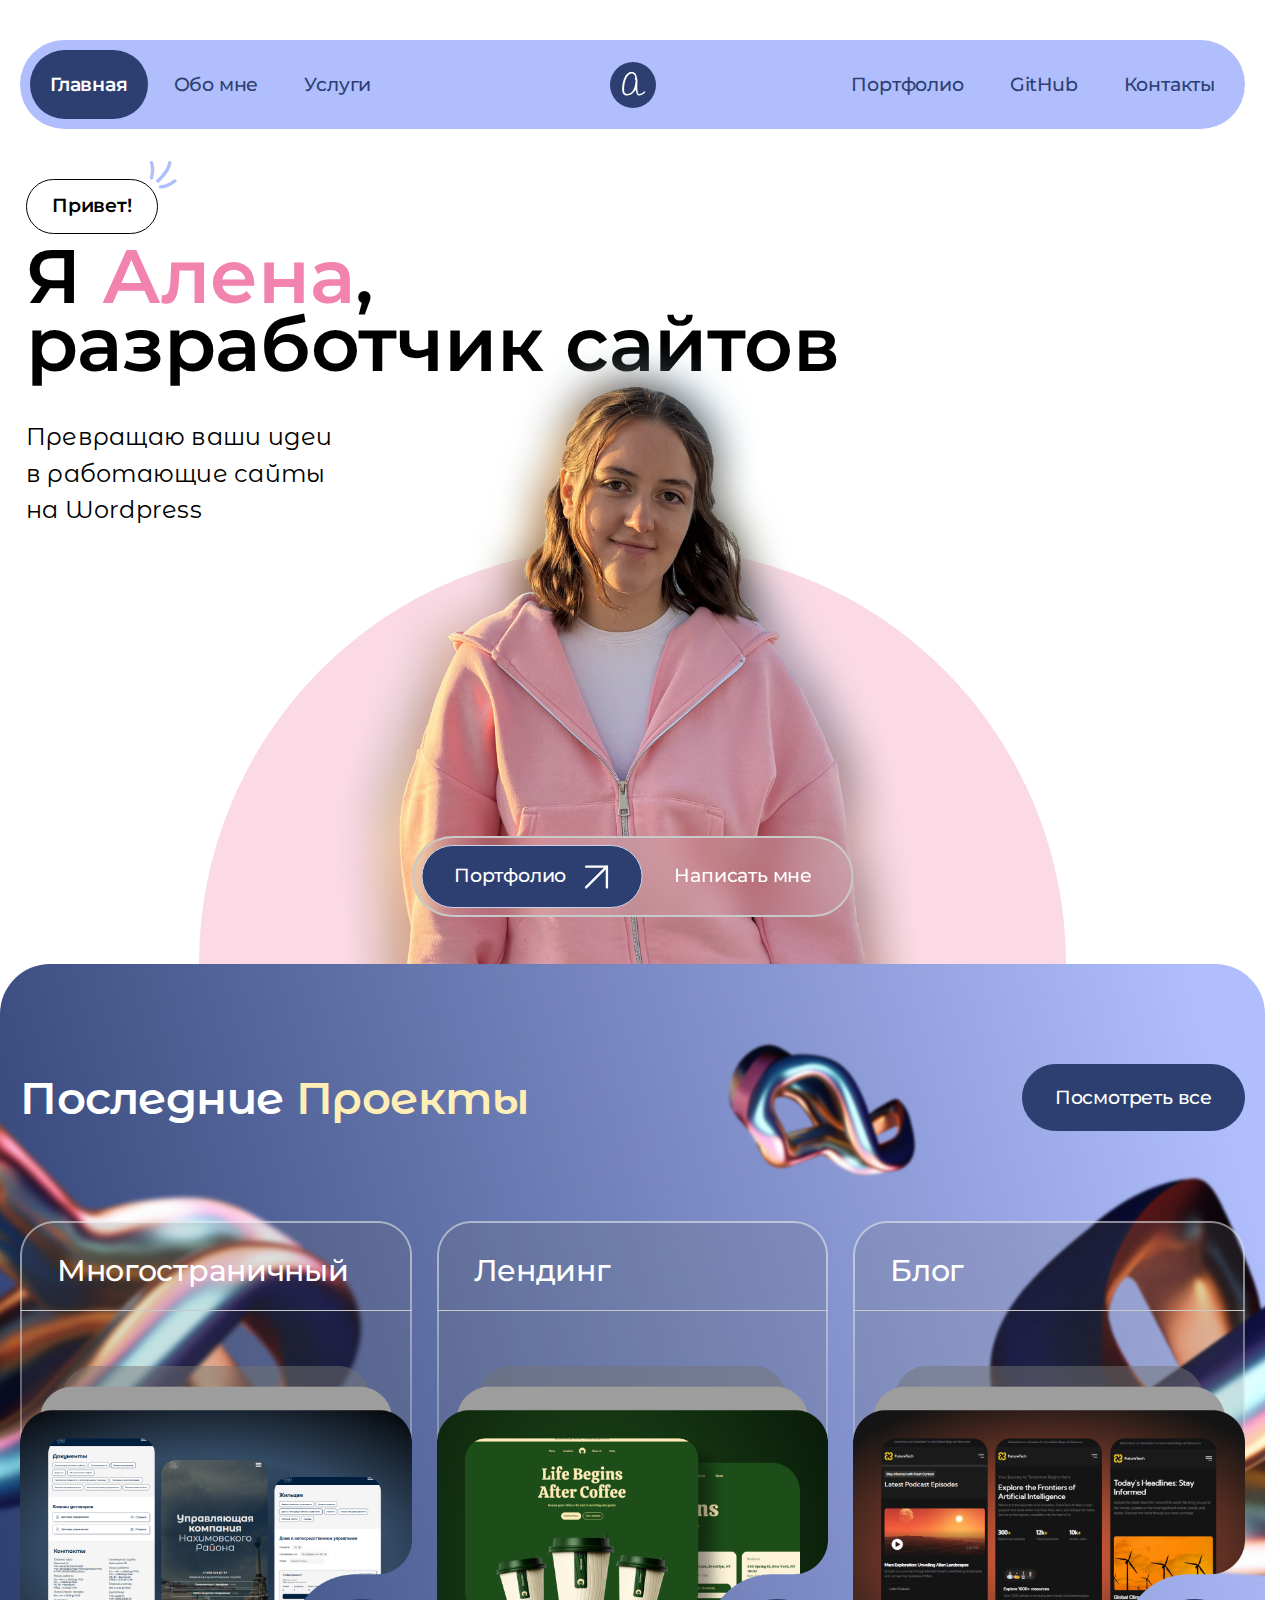
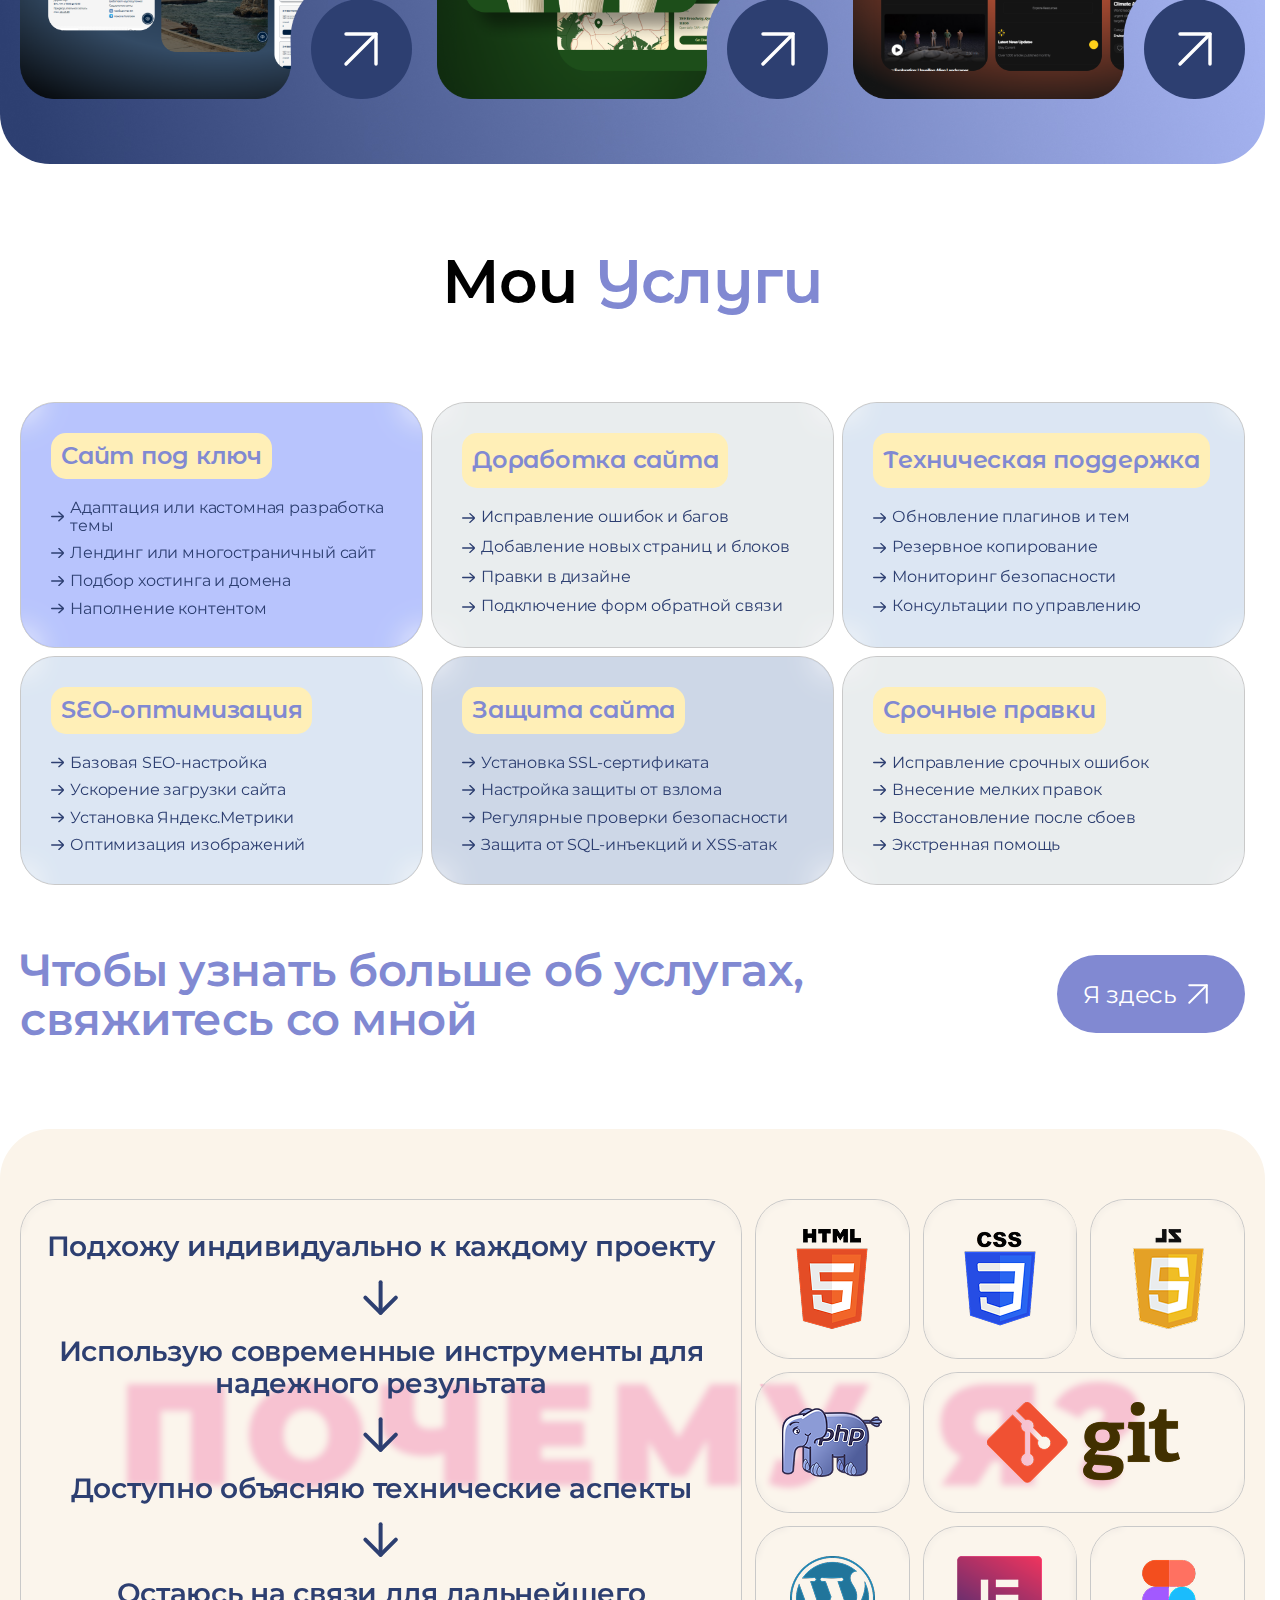
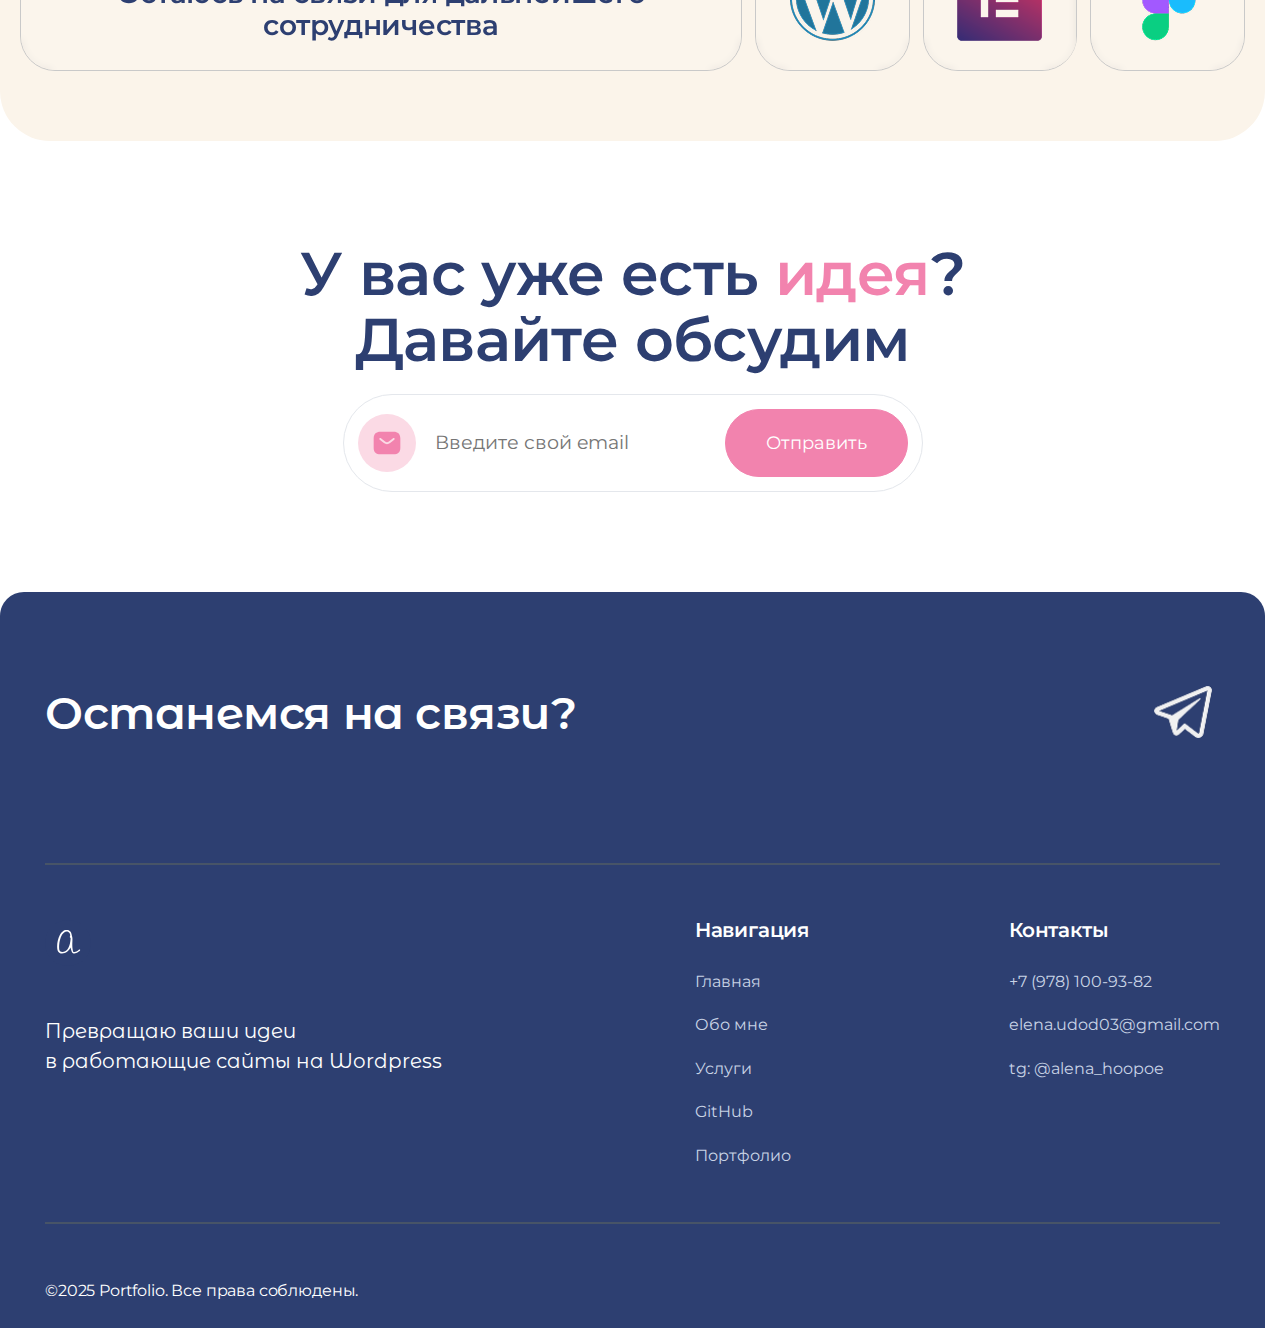
<file: index.html>
<!DOCTYPE html>
<html lang="en">
<head>
    <meta charset="UTF-8">
    <meta name="viewport" content="width=device-width, user-scalable=no, initial-scale=1.0, maximum-scale=1.0, minimum-scale=1.0">
    <meta http-equiv="X-UA-Compatible" content="ie=edge">
    <title>Portfolio | Home</title>
    <link rel="stylesheet" href="./styles/main.css">
    <script src="./scripts/main.js" type="module" defer></script>
</head>
<body>
    <header class="header container" data-js-header>
        <div class="header__body">
            <a 
                href="./index.html" 
                class="header__logo logo" 
                title="Home"
            >
                <img 
                    src="./images/logo.svg" 
                    alt="" 
                    class="logo__image"
                    width="46" height="46"
                >
            </a>
            <div class="header__overlay" data-js-header-overlay>
                <nav class="header__menu">
                    <ul class="header__menu-list">
                        <li class="header__menu-item">
                            <a href="./index.html" class="header__menu-link is-active">
                                Главная
                            </a>
                        </li>
                        <li class="header__menu-item">
                            <a href="./index.html#about" class="header__menu-link">
                                Обо мне
                            </a>
                        </li>
                        <li class="header__menu-item">
                            <a href="./index.html#services" class="header__menu-link">
                                Услуги
                            </a>
                        </li>
                        <li class="header__menu-item">
                            <a href="./portfolio.html" class="header__menu-link">
                                Портфолио
                            </a>
                        </li>
                        <li class="header__menu-item">
                            <a href="https://github.com/alenahoopoee" class="header__menu-link">
                                GitHub
                            </a>
                        </li>
                        <li class="header__menu-item">
                            <a href="./index.html#contacts" class="header__menu-link">
                                Контакты
                            </a>
                        </li>
                    </ul>
                </nav>
                <div class="actions actions--colored visible-tablet">
                    <div class="actions__button button button--with-arrow is-active">
                        <a href="/" class="actions__button-link"></a>
                        <p class="actions__button-text">Портфолио</p>
                    </div>
                    <div class="actions__button button button--transparent">
                        <a href="/" class="actions__button-link"></a>
                        <p class="actions__button-text actions__button-text--colored">Написать мне</p>
                    </div>
                </div>
            </div>
            <button 
                class="header__burger-button burger-button visible-tablet"
                type="button"
                aria-label="Open menu"
                title="Open menu"
                data-js-header-burger-button
            >
                <span class="burger-button__line"></span>
                <span class="burger-button__line"></span>
                <span class="burger-button__line"></span>
            </button>
        </div>
    </header>

    <main>
        <section class="hero container" data-js-hero aria-labelledby="hero-title">
            <div class="hero__header">
                <div class="hero__subtitle">
                    <p>Привет!</p>
                </div>
                <h1 class="hero__title" id="hero-title">Я <span class="hero__title hero__title--accent">Алена</span>, <br> разработчик сайтов</h1>
                <div class="hero__description">
                    <p>Превращаю ваши идеи <br> в работающие сайты <br> на Wordpress</p>
                </div>
            </div>
            <div class="hero__body">
                <div class="hero__bg">
                    <img 
                        src="./images/hero.png" 
                        alt="" 
                        class="hero__image"
                        width="600" height="633"
                    >
                </div>
                <div class="hero__actions actions">
                    <div class="actions__button button button--with-arrow" data-js-button-portfolio>
                        <a href="./portfolio.html" class="actions__button-link"></a>
                        <p class="actions__button-text">Портфолио</p>
                    </div>
                    <div class="actions__button button button--transparent" data-js-button-contact>
                        <a href="https://t.me/alena_hoopoe" class="actions__button-link"></a>
                        <p class="actions__button-text">Написать мне</p>
                    </div>
                </div>
            </div>
        </section>
        <section class="projects-preview" aria-labelledby="projects-title">
            <div class="projects-preview__inner">
                <div class="projects-preview__bg"></div>
                <div class="projects-preview__content container">
                    <div class="projects-preview__header">
                        <h2 class="visually-hidden" id="projects-title">Projects</h2>
                        <h3 class="projects-preview__title">Последние <span class="projects-preview__title projects-preview__title--accent">Проекты</span></h3>
                        <div class="projects-preview__button hidden-mobile">
                            <a href="./portfolio.html" class="projects-preview__button-link"></a>
                            <p class="projects-preview__button-text">Посмотреть все</p>
                        </div>
                    </div>
                    <div class="projects-preview__body">
                        <ul class="projects-preview__list">
                            <li class="projects-preview__item projects-preview-card">
                                <div class="projects-preview-card__header">
                                    <p class="projects-preview-card__title">Многостраничный</p>
                                </div>
                                <img 
                                    src="./images/projects/card-1.png" 
                                    alt="" 
                                    class="projects-preview-card__image"
                                    width="416" height="351"
                                    loading="lazy"
                                >
                                <div class="projects-preview-card__button">
                                    <a href="" class="projects-preview-card__button-link"></a>
                                    <img 
                                        src="./icons/arrow-right-top.svg"  
                                        alt="" 
                                        class="projects-preview-card__button-icon"
                                        width="72" height="72"
                                    >
                                </div>
                            </li>
                            <li class="projects-preview__item projects-preview-card">
                                <div class="projects-preview-card__header">
                                    <p class="projects-preview-card__title">Лендинг</p>
                                </div>
                                <img 
                                    src="./images/projects/card-2.png" 
                                    alt="" 
                                    class="projects-preview-card__image"
                                    width="416" height="351"
                                    loading="lazy"
                                >
                                <div class="projects-preview-card__button">
                                    <a href="" class="projects-preview-card__button-link"></a>
                                    <img 
                                        src="./icons/arrow-right-top.svg"  
                                        alt="" 
                                        class="projects-preview-card__button-icon"
                                        width="72" height="72"
                                    >
                                </div>
                            </li>
                            <li class="projects-preview__item projects-preview-card">
                                <div class="projects-preview-card__header">
                                    <p class="projects-preview-card__title">Блог</p>
                                </div>
                                <img 
                                    src="./images/projects/card-3.png" 
                                    alt="" 
                                    class="projects-preview-card__image"
                                    width="416" height="351"
                                    loading="lazy"
                                >
                                <div class="projects-preview-card__button">
                                    <a href="" class="projects-preview-card__button-link"></a>
                                    <img 
                                        src="./icons/arrow-right-top.svg"  
                                        alt="" 
                                        class="projects-preview-card__button-icon"
                                        width="72" height="72"
                                    >
                                </div>
                            </li>
                            <li class="projects-preview__item projects-preview-card">
                                <div class="projects-preview-card__header">
                                    <p class="projects-preview-card__title">Блог</p>
                                </div>
                                <img 
                                    src="./images/projects/card-3.png" 
                                    alt="" 
                                    class="projects-preview-card__image"
                                    width="416" height="351"
                                    loading="lazy"
                                >
                                <div class="projects-preview-card__button">
                                    <a href="" class="projects-preview-card__button-link"></a>
                                    <img 
                                        src="./icons/arrow-right-top.svg"  
                                        alt="" 
                                        class="projects-preview-card__button-icon"
                                        width="72" height="72"
                                    >
                                </div>
                            </li>
                        </ul>
                        <div class="projects-preview__button visible-mobile">
                            <a href="" class="projects-preview__button-link"></a>
                            <p class="projects-preview__button-text">Посмотреть все</p>
                        </div>
                    </div>
                </div>
            </div>
        </section>
        <section class="services" aria-labelledby="services-title" id="services">
            <div class="services__inner container">
                <h2 class="services__title" id="services-title">Мои <span class="services__title services__title--accent">Услуги</span></h2>
                <div class="services__body">
                    <ul class="services__list">
                        <li class="services__item services-card">
                            <div class="services-card__blur"></div>
                            <div class="services-card__title">
                                <p>Сайт под ключ</p>
                            </div>
                            <ul class="services-card__list">
                                <li class="services-card__item">
                                    <img src="./icons/arrow-left-right.svg" alt="" class="services-card__icon">
                                    <p class="services-card__text">Адаптация или кастомная разработка темы</p>
                                </li>
                                <li class="services-card__item">
                                    <img src="./icons/arrow-left-right.svg" alt="" class="services-card__icon">
                                    <p class="services-card__text">Лендинг или многостраничный сайт</p>
                                </li>
                                <li class="services-card__item">
                                    <img src="./icons/arrow-left-right.svg" alt="" class="services-card__icon">
                                    <p class="services-card__text">Подбор хостинга и домена</p>
                                </li>
                                <li class="services-card__item">
                                    <img src="./icons/arrow-left-right.svg" alt="" class="services-card__icon">
                                    <p class="services-card__text">Наполнение контентом</p>
                                </li>
                            </ul>
                        </li>
                        <li class="services__item services-card">
                            <div class="services-card__blur"></div>
                            <div class="services-card__title">
                                <p>Доработка сайта</p>
                            </div>
                            <ul class="services-card__list">
                                <li class="services-card__item">
                                    <img src="./icons/arrow-left-right.svg" alt="" class="services-card__icon">
                                    <p class="services-card__text">Исправление ошибок и багов</p>
                                </li>
                                <li class="services-card__item">
                                    <img src="./icons/arrow-left-right.svg" alt="" class="services-card__icon">
                                    <p class="services-card__text">Добавление новых страниц и блоков</p>
                                </li>
                                <li class="services-card__item">
                                    <img src="./icons/arrow-left-right.svg" alt="" class="services-card__icon">
                                    <p class="services-card__text">Правки в дизайне</p>
                                </li>
                                <li class="services-card__item">
                                    <img src="./icons/arrow-left-right.svg" alt="" class="services-card__icon">
                                    <p class="services-card__text">Подключение форм обратной связи</p>
                                </li>
                            </ul>
                        </li>
                        <li class="services__item services-card">
                            <div class="services-card__blur"></div>
                            <div class="services-card__title">
                                <p>Техническая поддержка</p>
                            </div>
                            <ul class="services-card__list">
                                <li class="services-card__item">
                                    <img src="./icons/arrow-left-right.svg" alt="" class="services-card__icon">
                                    <p class="services-card__text">Обновление плагинов и тем</p>
                                </li>
                                <li class="services-card__item">
                                    <img src="./icons/arrow-left-right.svg" alt="" class="services-card__icon">
                                    <p class="services-card__text">Резервное копирование</p>
                                </li>
                                <li class="services-card__item">
                                    <img src="./icons/arrow-left-right.svg" alt="" class="services-card__icon">
                                    <p class="services-card__text">Мониторинг безопасности</p>
                                </li>
                                <li class="services-card__item">
                                    <img src="./icons/arrow-left-right.svg" alt="" class="services-card__icon">
                                    <p class="services-card__text">Консультации по управлению</p>
                                </li>
                            </ul>
                        </li>
                        <li class="services__item services-card">
                            <div class="services-card__blur"></div>
                            <div class="services-card__title">
                                <p>SEO-оптимизация</p>
                            </div>
                            <ul class="services-card__list">
                                <li class="services-card__item">
                                    <img src="./icons/arrow-left-right.svg" alt="" class="services-card__icon">
                                    <p class="services-card__text">Базовая SEO-настройка </p>
                                </li>
                                <li class="services-card__item">
                                    <img src="./icons/arrow-left-right.svg" alt="" class="services-card__icon">
                                    <p class="services-card__text">Ускорение загрузки сайта</p>
                                </li>
                                <li class="services-card__item">
                                    <img src="./icons/arrow-left-right.svg" alt="" class="services-card__icon">
                                    <p class="services-card__text">Установка Яндекс.Метрики</p>
                                </li>
                                <li class="services-card__item">
                                    <img src="./icons/arrow-left-right.svg" alt="" class="services-card__icon">
                                    <p class="services-card__text">Оптимизация изображений</p>
                                </li>
                            </ul>
                        </li>
                        <li class="services__item services-card">
                            <div class="services-card__blur"></div>
                            <div class="services-card__title">
                                <p>Защита сайта</p>
                            </div>
                            <ul class="services-card__list">
                                <li class="services-card__item">
                                    <img src="./icons/arrow-left-right.svg" alt="" class="services-card__icon">
                                    <p class="services-card__text">Установка SSL-сертификата</p>
                                </li>
                                <li class="services-card__item">
                                    <img src="./icons/arrow-left-right.svg" alt="" class="services-card__icon">
                                    <p class="services-card__text">Настройка защиты от взлома</p>
                                </li>
                                <li class="services-card__item">
                                    <img src="./icons/arrow-left-right.svg" alt="" class="services-card__icon">
                                    <p class="services-card__text">Регулярные проверки безопасности</p>
                                </li>
                                <li class="services-card__item">
                                    <img src="./icons/arrow-left-right.svg" alt="" class="services-card__icon">
                                    <p class="services-card__text">Защита от SQL-инъекций и XSS-атак</p>
                                </li>
                            </ul>
                        </li>
                        <li class="services__item services-card">
                            <div class="services-card__blur"></div>
                            <div class="services-card__title">
                                <p>Срочные правки</p>
                            </div>
                            <ul class="services-card__list">
                                <li class="services-card__item">
                                    <img src="./icons/arrow-left-right.svg" alt="" class="services-card__icon">
                                    <p class="services-card__text">Исправление срочных ошибок</p>
                                </li>
                                <li class="services-card__item">
                                    <img src="./icons/arrow-left-right.svg" alt="" class="services-card__icon">
                                    <p class="services-card__text">Внесение мелких правок</p>
                                </li>
                                <li class="services-card__item">
                                    <img src="./icons/arrow-left-right.svg" alt="" class="services-card__icon">
                                    <p class="services-card__text">Восстановление после сбоев</p>
                                </li>
                                <li class="services-card__item">
                                    <img src="./icons/arrow-left-right.svg" alt="" class="services-card__icon">
                                    <p class="services-card__text">Экстренная помощь</p>
                                </li>
                            </ul>
                        </li>
                    </ul>
                </div>
                <footer class="services__footer">
                    <h3 class="services__description">Чтобы узнать больше об услугах, <br> свяжитесь со мной</h3>
                    <div class="services__button">
                        <a href="https://t.me/alena_hoopoe" class="services__button-link"></a>
                        <p class="services__button-text">Я здесь</p>
                        <img src="./icons/arrow-right-top.svg" alt="" class="services__button-icon">
                    </div>
                </footer>
            </div>
        </section>
        <section class="about" aria-labelledby="about-title" id="about">
            <div class="about__inner container">
                <h2 class="about__title visually-hidden" id="about-title">About me</h2>
                <div class="about__body">
                    <ul class="about__steps-list">
                        <div class="about__blur"></div>
                        <li class="about__steps-item">
                            <p class="about__steps-text h4">Подхожу индивидуально к каждому проекту</p>
                            <img src="./icons/arrow-top-bottom.svg" alt="" class="about__steps-icon">
                        </li>
                        <li class="about__steps-item">
                            <p class="about__steps-text h4">Использую современные инструменты для надежного результата</p>
                            <img src="./icons/arrow-top-bottom.svg" alt="" class="about__steps-icon">
                        </li>
                        <li class="about__steps-item">
                            <p class="about__steps-text h4">Доступно объясняю технические аспекты</p>
                            <img src="./icons/arrow-top-bottom.svg" alt="" class="about__steps-icon">
                        </li>
                        <li class="about__steps-item">
                            <p class="about__steps-text h4">Остаюсь на связи для дальнейшего сотрудничества</p>
                        </li>
                    </ul>
                    <ul class="about__tools-list">
                        <li class="about__tools-item">
                            <div class="about__blur"></div>
                            <img 
                                src="./images/tools/1.png" 
                                alt="" 
                                class="about__tools-image"
                            >
                        </li>
                        <li class="about__tools-item">
                            <div class="about__blur"></div>
                            <img 
                                src="./images/tools/2.png" 
                                alt="" 
                                class="about__tools-image"
                            >
                        </li>
                        <li class="about__tools-item">
                            <div class="about__blur"></div>
                            <img 
                                src="./images/tools/3.png" 
                                alt="" 
                                class="about__tools-image"
                            >
                        </li>
                        <li class="about__tools-item">
                            <div class="about__blur"></div>
                            <img 
                                src="./images/tools/4.png" 
                                alt="" 
                                class="about__tools-image"
                            >
                        </li>
                        <li class="about__tools-item">
                            <div class="about__blur"></div>
                            <img 
                                src="./images/tools/5.png" 
                                alt="" 
                                class="about__tools-image"
                            >
                        </li>
                        <li class="about__tools-item">
                            <div class="about__blur"></div>
                            <img 
                                src="./images/tools/6.png" 
                                alt="" 
                                class="about__tools-image"
                            >
                        </li>
                        <li class="about__tools-item">
                            <div class="about__blur"></div>
                            <img 
                                src="./images/tools/7.png" 
                                alt="" 
                                class="about__tools-image"
                            >
                        </li>
                        <li class="about__tools-item">
                            <div class="about__blur"></div>
                            <img 
                                src="./images/tools/8.png" 
                                alt="" 
                                class="about__tools-image"
                            >
                        </li>
                    </ul>
                </div>
            </div>
        </section>
        <section class="feedback" aria-labelledby="feedback-title">
            <div class="feedback__inner container">
                <h2 class="feedback__title" id="feedback-title">У вас уже есть <span class="feedback__title feedback__title--accent">идея</span>? <br> Давайте обсудим</h2>
                <form action="https://formspree.io/f/mjkjkarn" method="POST" class="feedback__form">
                    <input type="hidden" name="_next" value="https://alenahoopoee.github.io/portfolio/thanks.html">
                    <div class="feedback__body">
                        <div class="feedback__bg-icon">
                            <img 
                                src="./icons/mail.svg"
                                alt="" 
                                class="feedback__icon"
                                width="32" height="32" loading="lazy"
                            >
                        </div>
                        <input 
                            id="email-input"
                            type="email" 
                            name="email"
                            class="feedback__input"
                            placeholder="Введите свой email"
                            required
                        >
                    </div>
                    <button class="feedback__button" type="submit" id="submit-button">Отправить</button>
                </form>
            </div>
        </section>
    </main>

    <footer class="footer" id="contacts">
        <div class="footer__inner container">
            <div class="footer__header">
                <h2 class="visually-hidden">Contacts</h2>
                <h3 class="footer__title">Останемся на связи?</h3>
                <ul class="footer__soc1al-list">
                    <li class="footer__soc1al-item">
                        <a href="" class="footer__soc1al-link"></a>
                        <img 
                            src="./images/soc1al/tg.png" 
                            alt="" 
                            class="footer__soc1al-icon"
                            width="70" height="70" loading="lazy"
                        >
                    </li>
                </ul>
            </div>
            <div class="footer__body">
                <div class="footer__info">
                    <a 
                        href="/" 
                        class="footer__info-logo logo"  
                        title="Home"
                    >
                        <img 
                            src="./images/logo.svg" 
                            alt="" 
                            class="logo__image"
                            width="46" height="46"
                        >
                    </a>
                    <div class="footer__info-text">
                        <p>Превращаю ваши идеи <br> в работающие сайты на Wordpress</p>
                    </div>
                </div>
                <nav class="footer__menu">
                    <div class="footer__menu-column">
                        <a href="/" class="footer__menu-main-link h6">Навигация</a>
                        <ul class="footer__menu-list">
                            <li class="footer__menu-item">
                                <a href="./index.html" class="footer__menu-link">Главная</a>
                            </li>
                            <li class="footer__menu-item">
                                <a href="./index.html#about" class="footer__menu-link">Обо мне</a>
                            </li>
                            <li class="footer__menu-item">
                                <a href="./index.html#services" class="footer__menu-link">Услуги</a>
                            </li>
                            <li class="footer__menu-item">
                                <a href="https://github.com/alenahoopoee" class="footer__menu-link">GitHub</a>
                            </li>
                            <li class="footer__menu-item">
                                <a href="./portfolio.html" class="footer__menu-link">Портфолио</a>
                            </li>
                        </ul>
                    </div>
                    <div class="footer__menu-column">
                        <a href="/" class="footer__menu-main-link h6">Контакты</a>
                        <ul class="footer__menu-list">
                            <li class="footer__menu-item">
                                <a href="tel:+79781009382" class="footer__menu-link">+7 (978) 100-93-82</a>
                            </li>
                            <li class="footer__menu-item">
                                <a href="mailto:elena.udod03@gmail.com" class="footer__menu-link">elena.udod03@gmail.com</a>
                            </li>
                            <li class="footer__menu-item">
                                <a href="https://t.me/alena_hoopoe" class="footer__menu-link">tg: @alena_hoopoe</a>
                            </li>
                        </ul>
                    </div>
                </nav>
            </div>
            <div class="footer__extra">
                <p class="footer__copyright">©<time datetime="2025">2025</time> Portfolio. Все права соблюдены.</p>
            </div>
        </div>
    </footer>
</body>
</html>
</file>
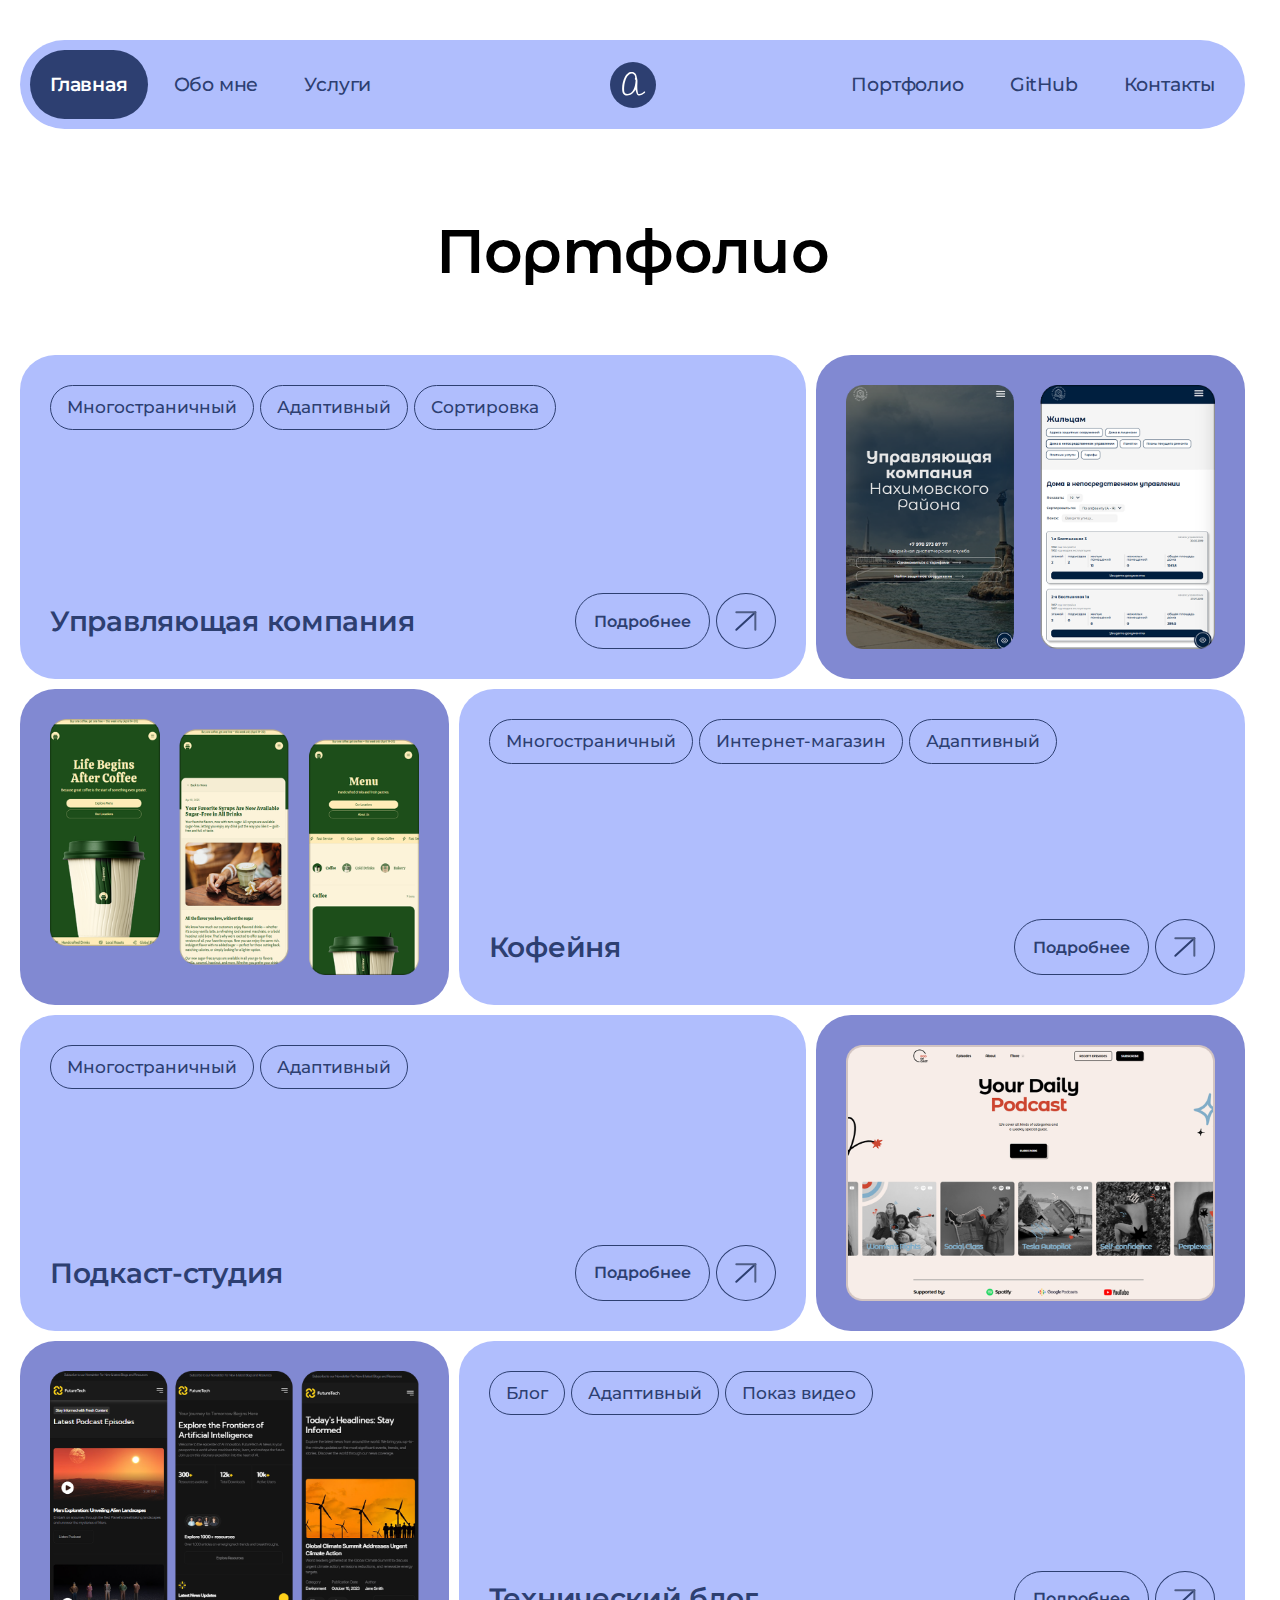
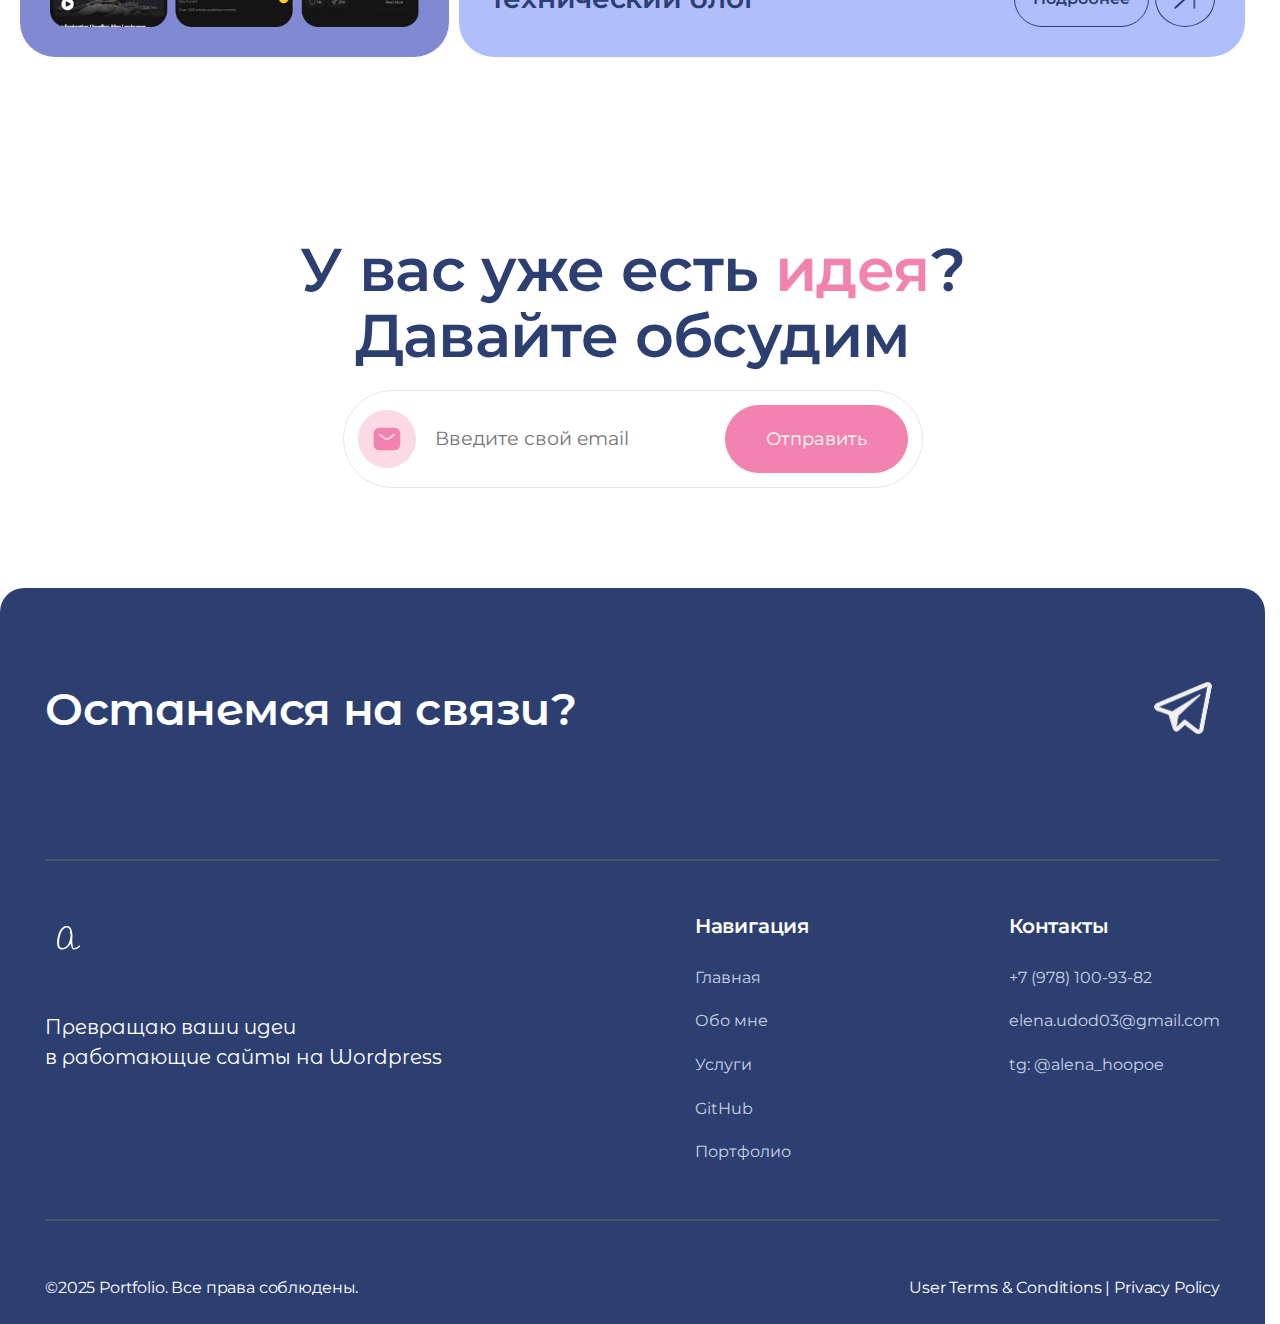
<file: portfolio.html>
<!DOCTYPE html>
<html lang="en">
<head>
    <meta charset="UTF-8">
    <meta name="viewport" content="width=device-width, user-scalable=no, initial-scale=1.0, maximum-scale=1.0, minimum-scale=1.0">
    <meta http-equiv="X-UA-Compatible" content="ie=edge">
    <title>Portfolio | Portfolio</title>
    <link rel="stylesheet" href="./styles/main.css">
    <script src="./scripts/main.js" type="module" defer></script>
</head>
<body>
    <header class="header container" data-js-header>
        <div class="header__body">
            <a 
                href="./index.html" 
                class="header__logo logo" 
                title="Home"
            >
                <img 
                    src="./images/logo.svg" 
                    alt="" 
                    class="logo__image"
                    width="46" height="46"
                >
            </a>
            <div class="header__overlay" data-js-header-overlay>
                <nav class="header__menu">
                    <ul class="header__menu-list">
                        <li class="header__menu-item">
                            <a href="./index.html" class="header__menu-link is-active">
                                Главная
                            </a>
                        </li>
                        <li class="header__menu-item">
                            <a href="./index.html#about" class="header__menu-link">
                                Обо мне
                            </a>
                        </li>
                        <li class="header__menu-item">
                            <a href="./index.html#services" class="header__menu-link">
                                Услуги
                            </a>
                        </li>
                        <li class="header__menu-item">
                            <a href="./portfolio.html" class="header__menu-link">
                                Портфолио
                            </a>
                        </li>
                        <li class="header__menu-item">
                            <a href="https://github.com/alenahoopoee" class="header__menu-link">
                                GitHub
                            </a>
                        </li>
                        <li class="header__menu-item">
                            <a href="./index.html#contacts" class="header__menu-link">
                                Контакты
                            </a>
                        </li>
                    </ul>
                </nav>
                <div class="actions actions--colored visible-tablet">
                    <div class="actions__button button button--with-arrow is-active">
                        <a href="./portfolio.html" class="actions__button-link"></a>
                        <p class="actions__button-text">Портфолио</p>
                    </div>
                    <div class="actions__button button button--transparent">
                        <a href="https://t.me/alena_hoopoe" class="actions__button-link"></a>
                        <p class="actions__button-text actions__button-text--colored">Написать мне</p>
                    </div>
                </div>
            </div>
            <button 
                class="header__burger-button burger-button visible-tablet"
                type="button"
                aria-label="Open menu"
                title="Open menu"
                data-js-header-burger-button
            >
                <span class="burger-button__line"></span>
                <span class="burger-button__line"></span>
                <span class="burger-button__line"></span>
            </button>
        </div>
    </header>

    <main>
        <section class="portfolio" aria-labelledby="portfolio-title">
            <div class="portfolio__inner container">
                <h2 class="portfolio__title" id="portfolio-title">Портфолио</h2>
                <ul class="portfolio__list">
                    <li class="portfolio__item portfolio-card">
                        <div class="portfolio-card__info portfolio-card__info--blue-2">
                            <ul class="portfolio-card__tags-list">
                                <li class="portfolio-card__tags-item">
                                    <p>Многостраничный</p>
                                </li>
                                <li class="portfolio-card__tags-item">
                                    <p>Адаптивный</p>
                                </li>
                                <li class="portfolio-card__tags-item">
                                    <p>Сортировка</p>
                                </li>
                            </ul>
                            <div class="portfolio-card__body">
                                <h3 class="portfolio-card__title h4">Управляющая компания</h3>
                                <div class="portfolio-card__actions">
                                    <div class="portfolio-card__actions-text">
                                        <p>Подробнее</p>
                                    </div>
                                    <div class="portfolio-card__button">
                                        <a href="https://uknahim.su" blank class="portfolio-card__button-link"></a>
                                        <img src="./icons/arrow-right-top--blue.svg" alt="" class="portfolio-card__button-icon">
                                    </div>
                                </div>
                            </div>
                        </div>
                        <div class="portfolio-card__wrapper-image portfolio-card__wrapper-image--blue-2">
                            <img src="./images/portfolio/uk-nahim.png" width="600" height="300" alt="" class="portfolio-card__image">
                        </div>
                    </li>
                    <li class="portfolio__item portfolio-card">
                        <div class="portfolio-card__info portfolio-card__info--blue-3">
                            <ul class="portfolio-card__tags-list">
                                <li class="portfolio-card__tags-item">
                                    <p>Многостраничный</p>
                                </li>
                                <li class="portfolio-card__tags-item">
                                    <p>Интернет-магазин</p>
                                </li>
                                <li class="portfolio-card__tags-item">
                                    <p>Адаптивный</p>
                                </li>
                            </ul>
                            <div class="portfolio-card__body">
                                <h3 class="portfolio-card__title h4">Кофейня</h3>
                                <div class="portfolio-card__actions">
                                    <div class="portfolio-card__actions-text">
                                        <p>Подробнее</p>
                                    </div>
                                    <div class="portfolio-card__button">
                                        <a href="https://alenahoopoee.github.io/brewhaus/" class="portfolio-card__button-link"></a>
                                        <img src="./icons/arrow-right-top--blue.svg" alt="" class="portfolio-card__button-icon">
                                    </div>
                                </div>
                            </div>
                        </div>
                        <div class="portfolio-card__wrapper-image portfolio-card__wrapper-image--blue-3">
                            <img src="./images/portfolio/brewhaus.png" width="600" height="300" alt="" class="portfolio-card__image">
                        </div>
                    </li>
                    <li class="portfolio__item portfolio-card">
                        <div class="portfolio-card__info">
                            <ul class="portfolio-card__tags-list">
                                <li class="portfolio-card__tags-item">
                                    <p>Многостраничный</p>
                                </li>
                                <li class="portfolio-card__tags-item">
                                    <p>Адаптивный</p>
                                </li>
                            </ul>
                            <div class="portfolio-card__body">
                                <h3 class="portfolio-card__title h4">Подкаст-студия</h3>
                                <div class="portfolio-card__actions">
                                    <div class="portfolio-card__actions-text">
                                        <p>Подробнее</p>
                                    </div>
                                    <div class="portfolio-card__button">
                                        <a href="https://alenahoopoee.github.io/podofcast/" class="portfolio-card__button-link"></a>
                                        <img src="./icons/arrow-right-top--blue.svg" alt="" class="portfolio-card__button-icon">
                                    </div>
                                </div>
                            </div>
                        </div>
                        <div class="portfolio-card__wrapper-image">
                            <img src="./images/portfolio/podcast.png" width="600" height="300" alt="" class="portfolio-card__image">
                        </div>
                    </li>
                    <li class="portfolio__item portfolio-card">
                        <div class="portfolio-card__info">
                            <ul class="portfolio-card__tags-list">
                                <li class="portfolio-card__tags-item">
                                    <p>Блог</p>
                                </li>
                                <li class="portfolio-card__tags-item">
                                    <p>Адаптивный</p>
                                </li>
                                <li class="portfolio-card__tags-item">
                                    <p>Показ видео</p>
                                </li>
                            </ul>
                            <div class="portfolio-card__body">
                                <h3 class="portfolio-card__title h4">Технический блог</h3>
                                <div class="portfolio-card__actions">
                                    <div class="portfolio-card__actions-text">
                                        <p>Подробнее</p>
                                    </div>
                                    <div class="portfolio-card__button">
                                        <a href="https://alenahoopoee.github.io/futuretech/" class="portfolio-card__button-link"></a>
                                        <img src="./icons/arrow-right-top--blue.svg" alt="" class="portfolio-card__button-icon">
                                    </div>
                                </div>
                            </div>
                        </div>
                        <div class="portfolio-card__wrapper-image">
                            <img src="./images/portfolio/1.png" width="600" height="300" alt="" class="portfolio-card__image">
                        </div>
                    </li>
                </ul>
            </div>
        </section>
        <section class="feedback" aria-labelledby="feedback-title">
            <div class="feedback__inner container">
                <h2 class="feedback__title" id="feedback-title">У вас уже есть <span class="feedback__title feedback__title--accent">идея</span>? <br> Давайте обсудим</h2>
                <form action="https://formspree.io/f/mjkjkarn" method="POST" class="feedback__form">
                    <input type="hidden" name="_next" value="https://alenahoopoee.github.io/portfolio/thanks.html">
                    <div class="feedback__body">
                        <div class="feedback__bg-icon">
                            <img 
                                src="./icons/mail.svg"
                                alt="" 
                                class="feedback__icon"
                                width="32" height="32" loading="lazy"
                            >
                        </div>
                        <input 
                            id="email-input"
                            type="email" 
                            name="email"
                            class="feedback__input"
                            placeholder="Введите свой email"
                            required
                        >
                    </div>
                    <button class="feedback__button" type="submit" id="submit-button">Отправить</button>
                </form>
            </div>
        </section>
    </main>

    <footer class="footer" id="contacts">
        <div class="footer__inner container">
            <div class="footer__header">
                <h2 class="visually-hidden">Contacts</h2>
                <h3 class="footer__title">Останемся на связи?</h3>
                <ul class="footer__soc1al-list">
                    <li class="footer__soc1al-item">
                        <a href="" class="footer__soc1al-link"></a>
                        <img 
                            src="./images/soc1al/tg.png" 
                            alt="" 
                            class="footer__soc1al-icon"
                            width="70" height="70" loading="lazy"
                        >
                    </li>
                </ul>
            </div>
            <div class="footer__body">
                <div class="footer__info">
                    <a 
                        href="/" 
                        class="footer__info-logo logo"  
                        title="Home"
                    >
                        <img 
                            src="./images/logo.svg" 
                            alt="" 
                            class="logo__image"
                            width="46" height="46"
                        >
                    </a>
                    <div class="footer__info-text">
                        <p>Превращаю ваши идеи <br> в работающие сайты на Wordpress</p>
                    </div>
                </div>
                <nav class="footer__menu">
                    <div class="footer__menu-column">
                        <a href="/" class="footer__menu-main-link h6">Навигация</a>
                        <ul class="footer__menu-list">
                            <li class="footer__menu-item">
                                <a href="./index.html" class="footer__menu-link">Главная</a>
                            </li>
                            <li class="footer__menu-item">
                                <a href="./index.html#about" class="footer__menu-link">Обо мне</a>
                            </li>
                            <li class="footer__menu-item">
                                <a href="./index.html#services" class="footer__menu-link">Услуги</a>
                            </li>
                            <li class="footer__menu-item">
                                <a href="https://github.com/alenahoopoee" class="footer__menu-link">GitHub</a>
                            </li>
                            <li class="footer__menu-item">
                                <a href="./portfolio.html" class="footer__menu-link">Портфолио</a>
                            </li>
                        </ul>
                    </div>
                    <div class="footer__menu-column">
                        <a href="/" class="footer__menu-main-link h6">Контакты</a>
                        <ul class="footer__menu-list">
                            <li class="footer__menu-item">
                                <a href="tel:+79781009382" class="footer__menu-link">+7 (978) 100-93-82</a>
                            </li>
                            <li class="footer__menu-item">
                                <a href="mailto:elena.udod03@gmail.com" class="footer__menu-link">elena.udod03@gmail.com</a>
                            </li>
                            <li class="footer__menu-item">
                                <a href="https://t.me/alena_hoopoe" class="footer__menu-link">tg: @alena_hoopoe</a>
                            </li>
                        </ul>
                    </div>
                </nav>
            </div>
            <div class="footer__extra">
                <p class="footer__copyright">©<time datetime="2024">2025</time> Portfolio. Все права соблюдены.</p>
                <p class="footer__policy">User Terms & Conditions | Privacy Policy</p>
            </div>
        </div>
    </footer>
</body>
</html>
</file>
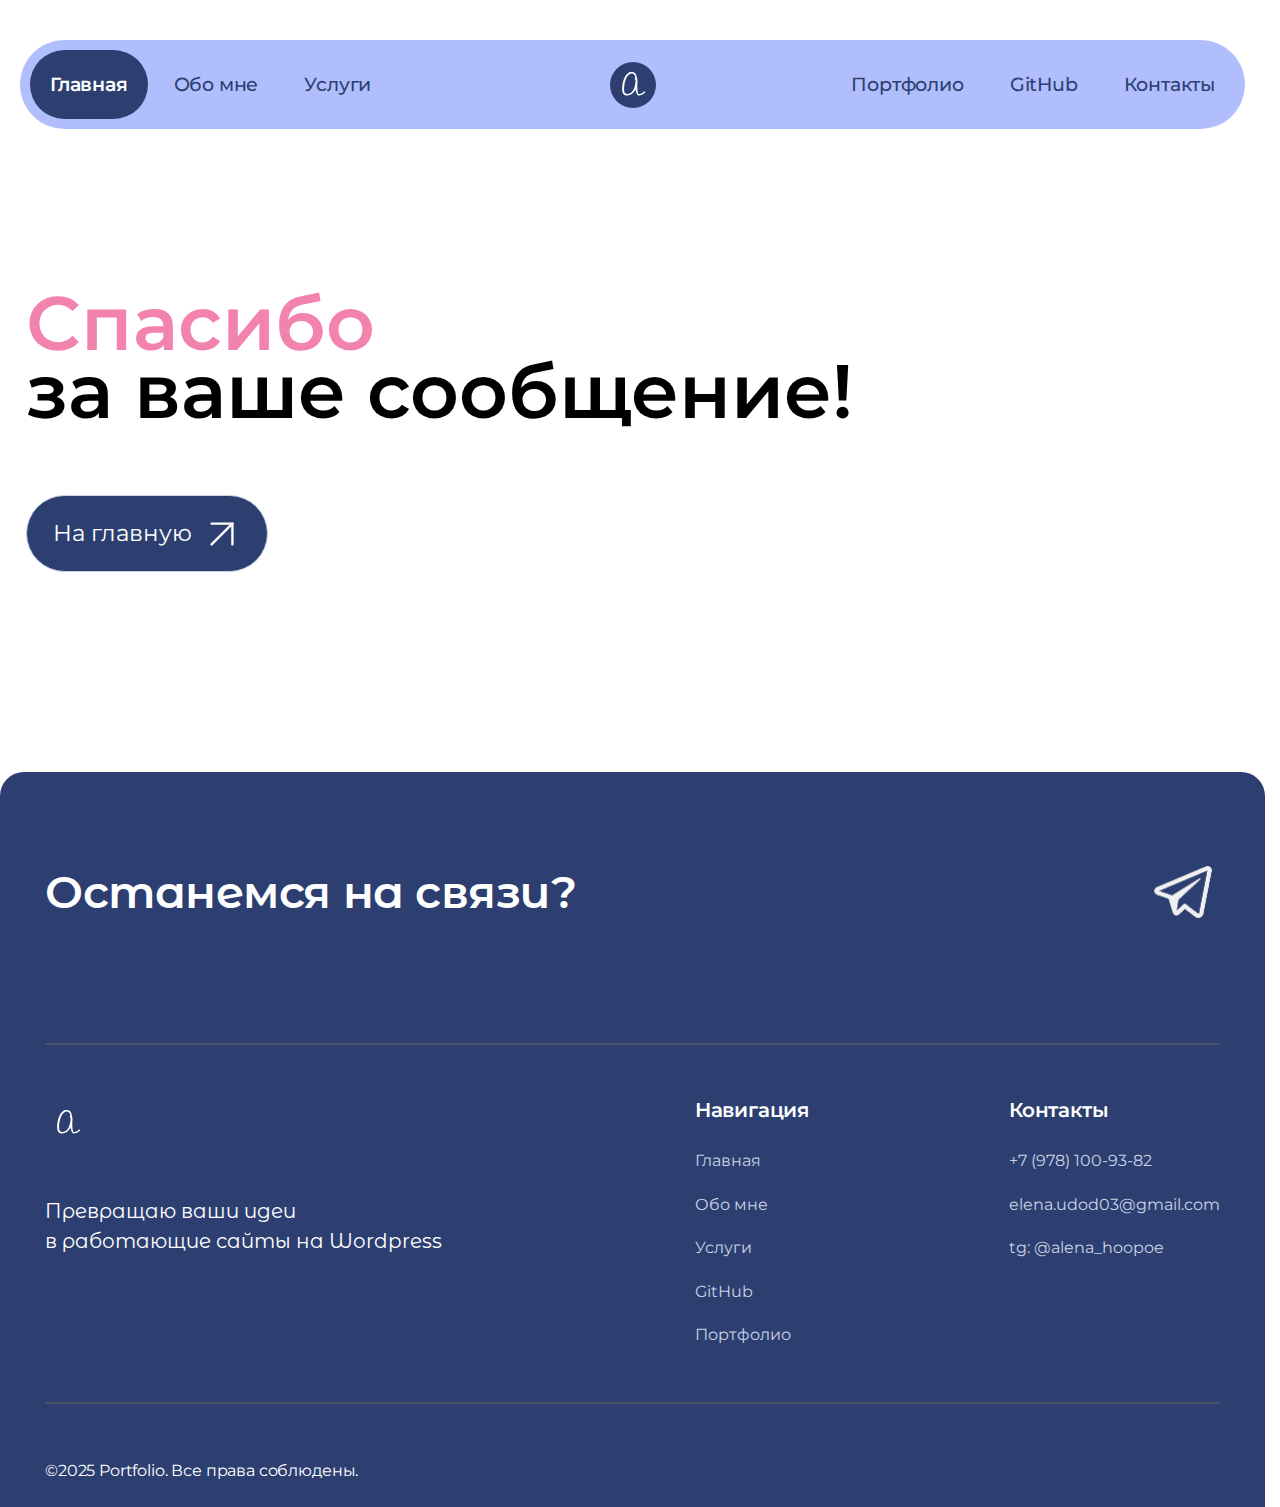
<file: thanks.html>
<!DOCTYPE html>
<html lang="en">
<head>
    <meta charset="UTF-8">
    <meta name="viewport" content="width=device-width, user-scalable=no, initial-scale=1.0, maximum-scale=1.0, minimum-scale=1.0">
    <meta http-equiv="X-UA-Compatible" content="ie=edge">
    <title>Portfolio | Home</title>
    <link rel="stylesheet" href="./styles/main.css">
    <script src="./scripts/main.js" type="module" defer></script>
</head>
<body>
    <header class="header container" data-js-header>
        <div class="header__body">
            <a 
                href="./index.html" 
                class="header__logo logo" 
                title="Home"
            >
                <img 
                    src="./images/logo.svg" 
                    alt="" 
                    class="logo__image"
                    width="46" height="46"
                >
            </a>
            <div class="header__overlay" data-js-header-overlay>
                <nav class="header__menu">
                    <ul class="header__menu-list">
                        <li class="header__menu-item">
                            <a href="./index.html" class="header__menu-link is-active">
                                Главная
                            </a>
                        </li>
                        <li class="header__menu-item">
                            <a href="./index.html#about" class="header__menu-link">
                                Обо мне
                            </a>
                        </li>
                        <li class="header__menu-item">
                            <a href="./index.html#services" class="header__menu-link">
                                Услуги
                            </a>
                        </li>
                        <li class="header__menu-item">
                            <a href="./portfolio.html" class="header__menu-link">
                                Портфолио
                            </a>
                        </li>
                        <li class="header__menu-item">
                            <a href="https://github.com/alenahoopoee" class="header__menu-link">
                                GitHub
                            </a>
                        </li>
                        <li class="header__menu-item">
                            <a href="./index.html#contacts" class="header__menu-link">
                                Контакты
                            </a>
                        </li>
                    </ul>
                </nav>
                <div class="actions actions--colored visible-tablet">
                    <div class="actions__button button button--with-arrow is-active">
                        <a href="/" class="actions__button-link"></a>
                        <p class="actions__button-text">Портфолио</p>
                    </div>
                    <div class="actions__button button button--transparent">
                        <a href="/" class="actions__button-link"></a>
                        <p class="actions__button-text actions__button-text--colored">Написать мне</p>
                    </div>
                </div>
            </div>
            <button 
                class="header__burger-button burger-button visible-tablet"
                type="button"
                aria-label="Open menu"
                title="Open menu"
                data-js-header-burger-button
            >
                <span class="burger-button__line"></span>
                <span class="burger-button__line"></span>
                <span class="burger-button__line"></span>
            </button>
        </div>
    </header>

    <main>
        <section class="thanks hero container" aria-labelledby="hero-title">
            <h1 class="hero__title" id="hero-title"><span class="hero__title hero__title--accent">Спасибо</span><br> за ваше сообщение!</h1>            
            <div class="thanks__button button is-active">
                <a href="./index.html" class="thanks__button-link"></a>
                <p class="thanks__button-text">На главную</p>
            </div>
        </section>
    </main>

    <footer class="footer" id="contacts">
        <div class="footer__inner container">
            <div class="footer__header">
                <h2 class="visually-hidden">Contacts</h2>
                <h3 class="footer__title">Останемся на связи?</h3>
                <ul class="footer__soc1al-list">
                    <li class="footer__soc1al-item">
                        <a href="" class="footer__soc1al-link"></a>
                        <img 
                            src="./images/soc1al/tg.png" 
                            alt="" 
                            class="footer__soc1al-icon"
                            width="70" height="70" loading="lazy"
                        >
                    </li>
                </ul>
            </div>
            <div class="footer__body">
                <div class="footer__info">
                    <a 
                        href="/" 
                        class="footer__info-logo logo"  
                        title="Home"
                    >
                        <img 
                            src="./images/logo.svg" 
                            alt="" 
                            class="logo__image"
                            width="46" height="46"
                        >
                    </a>
                    <div class="footer__info-text">
                        <p>Превращаю ваши идеи <br> в работающие сайты на Wordpress</p>
                    </div>
                </div>
                <nav class="footer__menu">
                    <div class="footer__menu-column">
                        <a href="/" class="footer__menu-main-link h6">Навигация</a>
                        <ul class="footer__menu-list">
                            <li class="footer__menu-item">
                                <a href="./index.html" class="footer__menu-link">Главная</a>
                            </li>
                            <li class="footer__menu-item">
                                <a href="./index.html#about" class="footer__menu-link">Обо мне</a>
                            </li>
                            <li class="footer__menu-item">
                                <a href="./index.html#services" class="footer__menu-link">Услуги</a>
                            </li>
                            <li class="footer__menu-item">
                                <a href="https://github.com/alenahoopoee" class="footer__menu-link">GitHub</a>
                            </li>
                            <li class="footer__menu-item">
                                <a href="./portfolio.html" class="footer__menu-link">Портфолио</a>
                            </li>
                        </ul>
                    </div>
                    <div class="footer__menu-column">
                        <a href="/" class="footer__menu-main-link h6">Контакты</a>
                        <ul class="footer__menu-list">
                            <li class="footer__menu-item">
                                <a href="tel:+79781009382" class="footer__menu-link">+7 (978) 100-93-82</a>
                            </li>
                            <li class="footer__menu-item">
                                <a href="mailto:elena.udod03@gmail.com" class="footer__menu-link">elena.udod03@gmail.com</a>
                            </li>
                            <li class="footer__menu-item">
                                <a href="https://t.me/alena_hoopoe" class="footer__menu-link">tg: @alena_hoopoe</a>
                            </li>
                        </ul>
                    </div>
                </nav>
            </div>
            <div class="footer__extra">
                <p class="footer__copyright">©<time datetime="2025">2025</time> Portfolio. Все права соблюдены.</p>
            </div>
        </div>
    </footer>
</body>
</html>
</file>
<file: styles/main.css>
@charset "UTF-8";
/**
  Нормализация блочной модели
 */
*,
::before,
::after {
  box-sizing: border-box;
}

/**
  Убираем внутренние отступы слева тегам списков,
  у которых есть атрибут class
 */
:where(ul, ol):where([class]) {
  padding-left: 0;
}

/**
  Убираем внешние отступы body и двум другим тегам,
  у которых есть атрибут class
 */
body,
:where(blockquote, figure, fieldset):where([class]) {
  margin: 0;
}

/**
  Убираем внешние отступы вертикали нужным тегам,
  у которых есть атрибут class
 */
:where(h1,
h2,
h3,
h4,
h5,
h6,
p,
ul,
ol,
dl):where([class]) {
  margin-block: 0;
}

:where(dd[class]) {
  margin-left: 0;
}

:where(fieldset[class]) {
  padding: 0;
  border: none;
}

/**
  Убираем стандартный маркер маркированному списку,
  у которого есть атрибут class
 */
:where(ul[class]) {
  list-style: none;
}

:where(address[class]) {
  font-style: normal;
}

/**
  Обнуляем вертикальные внешние отступы параграфа,
  объявляем локальную переменную для внешнего отступа вниз,
  чтобы избежать взаимодействие с более сложным селектором
 */
p {
  --paragraphMarginBottom: 24px;
  margin-block: 0;
}

/**
  Внешний отступ вниз для параграфа без атрибута class,
  который расположен не последним среди своих соседних элементов
 */
p:where(:not([class]):not(:last-child)) {
  margin-bottom: var(--paragraphMarginBottom);
}

/**
  Упрощаем работу с изображениями и видео
 */
img,
video {
  display: block;
  max-width: 100%;
  height: auto;
}

/**
  Наследуем свойства шрифт для полей ввода
 */
input,
textarea,
select,
button {
  font: inherit;
}

html {
  /**
    Пригодится в большинстве ситуаций
    (когда, например, нужно будет "прижать" футер к низу сайта)
   */
  height: 100%;
  /**
    Убираем скачок интерфейса по горизонтали
    при появлении / исчезновении скроллбара
   */
  scrollbar-gutter: stable;
}

/**
  Плавный скролл
 */
html {
  scroll-behavior: smooth;
}

body {
  /**
    Пригодится в большинстве ситуаций
    (когда, например, нужно будет "прижать" футер к низу сайта)
   */
  min-height: 100%;
  /**
    Унифицированный интерлиньяж
   */
  line-height: 1.5;
}

/**
  Нормализация высоты элемента ссылки при его инспектировании в DevTools
 */
a:where([class]) {
  display: inline-flex;
}

/**
  Курсор-рука при наведении на элемент
 */
button,
label {
  cursor: pointer;
}

/**
  Приводим к единому цвету svg-элементы
  (за исключением тех, у которых уже указан
  атрибут fill со значением 'none' или начинается с 'url')
 */
:where([fill]:not([fill=none],
[fill^=url])) {
  fill: currentColor;
}

/**
  Приводим к единому цвету svg-элементы
  (за исключением тех, у которых уже указан
  атрибут stroke со значением 'none')
 */
:where([stroke]:not([stroke=none],
[stroke^=url])) {
  stroke: currentColor;
}

/**
  Чиним баг задержки смены цвета при взаимодействии с svg-элементами
 */
svg * {
  transition-property: fill, stroke;
}

/**
  Приведение рамок таблиц в классический 'collapse' вид
 */
:where(table) {
  border-collapse: collapse;
  border-color: currentColor;
}

/**
  Удаляем все анимации и переходы для людей,
  которые предпочитают их не использовать
 */
@media (prefers-reduced-motion: reduce) {
  *,
  ::before,
  ::after {
    animation-duration: 0.01ms !important;
    animation-iteration-count: 1 !important;
    transition-duration: 0.01ms !important;
    scroll-behavior: auto !important;
  }
}
@font-face {
  font-family: "Montserrat";
  src: url("../fonts/Montserrat-Regular.woff2") format("woff2");
  font-weight: 400;
  font-style: normal;
  font-display: swap;
}
@font-face {
  font-family: "Montserrat";
  src: url("../fonts/Montserrat-Medium.woff2") format("woff2");
  font-weight: 500;
  font-style: normal;
  font-display: swap;
}
@font-face {
  font-family: "Montserrat";
  src: url("../fonts/Montserrat-SemiBold.woff2") format("woff2");
  font-weight: 600;
  font-style: normal;
  font-display: swap;
}
@font-face {
  font-family: "Montserrat Alternates";
  src: url("../fonts/MontserratAlternates-Regular.woff2") format("woff2");
  font-weight: 400;
  font-style: normal;
  font-display: swap;
}
@font-face {
  font-family: "Montserrat Alternates";
  src: url("../fonts/MontserratAlternates-SemiBold.woff2") format("woff2");
  font-weight: 600;
  font-style: normal;
  font-display: swap;
}
:root {
  --color-white: #FFFFFF;
  --color-black: #000000;
  --color-blue: #2d3f71;
  --color-light-blue-1: #c8d3e5;
  --color-light-blue-2: #d8e4f2;
  --color-light-blue-3: #e7ebed;
  --color-violet: #8189d2;
  --color-light-violet: #b0befd;
  --color-pink: #f283ae;
  --color-light-pink: #fbdae5;
  --color-light-yellow: #ffefb7;
  --color-beige: #fbf4ea;
  --color-sunset: #f3cc97;
  --font-family-base: "Montserrat", sans-serif;
  --font-family-accent: "Montserrat Alternates", sans-serif;
  --container-width: 90rem;
  --container-padding-x: 1.25rem;
  --transition-duration: 0.2s;
}
@media (width <= 90.06125rem) {
  :root {
    --container-width: 80rem;
  }
}

.container {
  max-width: calc(var(--container-width) + var(--container-padding-x) * 2);
  margin-inline: auto;
  padding-inline: var(--container-padding-x);
}

.visually-hidden {
  position: absolute !important;
  width: 1px !important;
  height: 1px !important;
  margin: -1px !important;
  border: 0 !important;
  padding: 0 !important;
  white-space: nowrap !important;
  clip-path: inset(100%) !important;
  clip: rect(0 0 0 0) !important;
  overflow: hidden !important;
}

@media (width <= 63.99875rem) {
  .hidden-tablet {
    display: none !important;
  }
}

@media (width <= 47.99875rem) {
  .hidden-mobile {
    display: none !important;
  }
}

@media (width > 63.99875rem) {
  .visible-tablet {
    display: none !important;
  }
}

@media (width > 47.99875rem) {
  .visible-mobile {
    display: none !important;
  }
}

html.is-lock {
  overflow: hidden;
}

body {
  font-size: clamp(0.875rem, 0.8285714286rem + 0.1904761905vw, 1rem);
  display: flex;
  flex-direction: column;
  font-family: var(--font-family-base);
  color: var(--color-black);
  background-color: var(--color-white);
}

main {
  flex-grow: 1;
}

h2, .h2,
h3, .h3,
h4, .h4,
h5, .h5,
h6, .h6 {
  color: var(--color-black);
  font-weight: 600;
  line-height: 110%;
  letter-spacing: -0.01em;
}

h2, .h2,
h3, .h3 {
  font-family: var(--font-family-accent);
}

h1, .h1 {
  font-size: clamp(1.875rem, 0.6214285714rem + 5.1428571429vw, 5.25rem);
  line-height: 90%;
}

h2, .h2 {
  font-size: clamp(2.5rem, 1.9428571429rem + 2.2857142857vw, 4rem);
}

h3, .h3 {
  font-size: clamp(1.75rem, 1.2857142857rem + 1.9047619048vw, 3rem);
}

h4, .h4 {
  font-size: clamp(1.125rem, 0.8464285714rem + 1.1428571429vw, 1.875rem);
}

h5, .h5 {
  font-size: clamp(1.25rem, 1.1571428571rem + 0.380952381vw, 1.5rem);
}

h6, .h6 {
  font-size: clamp(1.125rem, 1.0785714286rem + 0.1904761905vw, 1.25rem);
}

p {
  --paragraphMarginBottom: 1.5rem;
}

a,
button,
label,
input,
textarea,
select,
svg * {
  transition-duration: var(--transition-duration);
}

a {
  color: inherit;
}
@media (any-hover: hover) {
  a:hover {
    color: var(--color-accent);
  }
}
@media (any-hover: none) {
  a:active {
    color: var(--color-accent);
  }
}
a[class] {
  text-decoration: none;
}

:focus-visible {
  outline: 0.125rem dashed var(--color-light);
  outline-offset: 0.25rem;
  transition-duration: 0s !important;
}

a[aria-label],
button[aria-label] {
  position: relative;
}
a[aria-label]::before,
button[aria-label]::before {
  position: absolute;
  top: 50%;
  left: 50%;
  translate: -50% -50%;
  width: 2.75rem;
  height: 2.75rem;
  content: "";
}

.icon {
  display: inline-flex;
}

.button {
  display: inline-flex;
  align-items: center;
  -moz-column-gap: 0.375rem;
       column-gap: 0.375rem;
  transition-duration: 0.3s;
}
@media (width <= 63.99875rem) {
  .button {
    padding: 0.625rem 1.25rem;
  }
}
@media (width <= 30.06125rem) {
  .button {
    padding: 0.4375rem 0.4375rem;
  }
}

.burger-button {
  width: 2.875rem;
  height: 2.875rem;
  display: inline-flex;
  flex-direction: column;
  justify-content: space-between;
  padding: 0.9375rem 0.75rem;
  color: var(--color-white);
  background-color: var(--color-blue);
  border: none;
  border-radius: 50%;
}
.burger-button.is-active .burger-button__line:first-child {
  rotate: 45deg;
  transform-origin: 0;
  translate: 0.25em -0.05em;
}
@media (width <= 30.06125rem) {
  .burger-button.is-active .burger-button__line:first-child {
    translate: 0.15em -0.05em;
  }
}
.burger-button.is-active .burger-button__line:nth-child(2) {
  rotate: -45deg;
}
.burger-button.is-active .burger-button__line:last-child {
  width: 0;
}
.burger-button__line {
  width: 100%;
  height: 0.09375rem;
  background-color: currentColor;
  border-radius: 1rem;
  transition-duration: var(--transition-duration);
}

.header {
  position: sticky;
  width: 100%;
  z-index: 100;
  top: 2.5rem;
  border-radius: 3.125rem;
}
@media (width <= 47.99875rem) {
  .header {
    top: 1.25rem;
  }
}
.header__body {
  position: relative;
  padding: 0.625rem;
  border-radius: 3.125rem;
  background-color: var(--color-light-violet);
  display: flex;
  justify-content: space-between;
  align-items: center;
  -moz-column-gap: 1rem;
       column-gap: 1rem;
}
@media (width > 63.99875rem) {
  .header__body {
    animation-name: scrolling-header;
    animation-fill-mode: both;
    animation-timeline: scroll();
    animation-range: 6.25rem 12.5rem;
  }
  @keyframes scrolling-header {
    to {
      box-shadow: 0 0 1rem 0 var(--color-black);
    }
  }
}
.header__logo {
  position: relative;
}
@media (width > 63.99875rem) {
  .header__logo {
    position: absolute;
    top: 50%;
    left: 50%;
    translate: -50% -50%;
  }
}
@media (width > 63.99875rem) {
  .header__overlay {
    display: contents;
  }
}
@media (width <= 63.99875rem) {
  .header__overlay {
    position: fixed;
    inset: 0;
    display: flex;
    flex-direction: column;
    justify-content: start;
    row-gap: 3rem;
    padding: 8rem 1rem 1rem;
    background-color: var(--color-white);
    transition-duration: var(--transition-duration);
    z-index: -1;
  }
  .header__overlay:not(.is-active) {
    opacity: 0;
    visibility: hidden;
    translate: 100%;
  }
}
@media (width <= 47.99875rem) {
  .header__overlay {
    padding-top: 7rem;
  }
}
.header__menu {
  width: 100%;
}
@media (width <= 63.99875rem) {
  .header__menu {
    overflow-y: auto;
  }
}
.header__menu-list {
  display: flex;
  align-items: center;
  -moz-column-gap: 1rem;
       column-gap: 1rem;
}
@media (width <= 90.06125rem) {
  .header__menu-list {
    -moz-column-gap: 0.375rem;
         column-gap: 0.375rem;
  }
}
@media (width <= 63.99875rem) {
  .header__menu-list {
    padding: 2.5rem;
    border-radius: 3.125rem;
    flex-direction: column;
    row-gap: 1rem;
    background-color: var(--color-light-violet);
  }
}
@media (width <= 47.99875rem) {
  .header__menu-list {
    padding: 1.25rem;
    row-gap: 0.5rem;
  }
}
@media (width > 63.99875rem) {
  .header__menu-item:nth-child(4) {
    margin-left: auto;
  }
}
.header__menu-link {
  padding: 1.25rem 2.5rem;
  color: var(--color-blue);
  font-size: clamp(1rem, 0.9071428571rem + 0.380952381vw, 1.25rem);
  letter-spacing: -0.01em;
  font-weight: 500;
}
@media (width <= 90.06125rem) {
  .header__menu-link {
    padding: 1.25rem 1.25rem;
  }
}
@media (width <= 63.99875rem) {
  .header__menu-link {
    padding: 1.25rem 2.1875rem;
  }
}
@media (width <= 47.99875rem) {
  .header__menu-link {
    padding: 0.625rem 1.5625rem;
  }
}
.header__menu-link.is-active {
  color: var(--color-white);
  font-weight: 700;
  letter-spacing: -0.01em;
  pointer-events: none;
  border-radius: 3.75rem;
  background-color: var(--color-blue);
}

.actions {
  position: absolute;
  left: 50%;
  translate: -50%;
  width: -moz-max-content;
  width: max-content;
  display: flex;
  bottom: 2.9375rem;
  border-radius: 3.125rem;
  padding: 0.4375rem;
  border: 2px solid #c9c9c9;
  -webkit-backdrop-filter: blur(15px);
          backdrop-filter: blur(15px);
  background: rgba(255, 255, 255, 0.1);
}
@media (width <= 30.06125rem) {
  .actions {
    bottom: 1rem;
    padding: 0.3125rem;
  }
}
.actions--colored {
  border: none;
  background-color: var(--color-light-violet);
}
@media (width <= 30.06125rem) {
  .actions--colored {
    bottom: 2.9375rem;
  }
}
.actions--colored .actions__button-text {
  font-size: clamp(0.875rem, 0.7357142857rem + 0.5714285714vw, 1.25rem);
}
.actions--colored .actions__button-text--colored {
  color: var(--color-blue);
}
.actions--colored .button {
  padding: 0.875rem 2rem;
}
@media (width <= 30.06125rem) {
  .actions--colored .button {
    padding-inline: 1.125rem;
  }
}
.actions__button {
  position: relative;
  padding: 1rem 2rem;
  border-radius: 3.75rem;
}
@media (width <= 47.99875rem) {
  .actions__button {
    padding: 0.75rem 1rem;
  }
}
.actions__button-text {
  font-weight: 500;
  font-size: clamp(0.875rem, 0.7357142857rem + 0.5714285714vw, 1.25rem);
  letter-spacing: -0.01em;
  color: var(--color-white);
}
.actions__button-link {
  position: absolute;
  top: 0;
  right: 0;
  bottom: 0;
  left: 0;
  z-index: 1;
}
.actions__button.is-active {
  border: 0.03125rem solid var(--color-light-blue-1);
  border-radius: 3.75rem;
  padding-right: 4.6875rem;
  background-color: var(--color-blue);
}
@media (width <= 47.99875rem) {
  .actions__button.is-active {
    padding-right: 4.0625rem;
  }
}
@media (width <= 30.06125rem) {
  .actions__button.is-active {
    padding-right: 3.4375rem;
  }
}
.actions__button.is-active::after {
  content: "";
  right: 1.25rem;
  width: 3.125rem;
  height: 3.125rem;
  background-image: url("../icons/arrow-right-top.svg");
  background-size: contain;
  background-repeat: no-repeat;
  position: absolute;
  top: 50%;
  translate: 0 -50%;
}
@media (width <= 47.99875rem) {
  .actions__button.is-active::after {
    width: 2.5rem;
    height: 2.5rem;
  }
}
@media (width <= 30.06125rem) {
  .actions__button.is-active::after {
    width: 1.875rem;
    height: 1.875rem;
  }
}

.soc1als__list {
  display: flex;
  -moz-column-gap: 1.25rem;
       column-gap: 1.25rem;
}
@media (width <= 90.06125rem) {
  .soc1als__list {
    -moz-column-gap: 0.875rem;
         column-gap: 0.875rem;
  }
}
.soc1als__link {
  --size: 1.5rem;
  width: var(--size);
  height: var(--size);
  color: var(--color-light);
}
@media (width <= 90.06125rem) {
  .soc1als__link {
    --size: 1.25rem;
  }
}
.soc1als__item {
  display: flex;
}

.footer {
  scroll-margin-top: 8.125rem;
  border-radius: 1.5rem 1.5rem 0 0;
  padding: 1.5625rem;
  background-color: var(--color-blue);
}
@media (width <= 63.99875rem) {
  .footer {
    scroll-margin-top: 1.875rem;
  }
}
.footer__inner {
  display: flex;
  flex-direction: column;
  row-gap: 3.4375rem;
}
@media (width <= 47.99875rem) {
  .footer__inner {
    row-gap: 1.875rem;
  }
}
.footer__header {
  padding-block: 3.75rem;
  display: flex;
  justify-content: space-between;
}
@media (width <= 47.99875rem) {
  .footer__header {
    flex-direction: column;
    row-gap: 1.875rem;
    padding-block: 2.5rem 1.25rem;
  }
}
.footer__title {
  display: flex;
  align-items: center;
  color: var(--color-white);
}
.footer__soc1al-list {
  display: flex;
  -moz-column-gap: 3.125rem;
       column-gap: 3.125rem;
}
.footer__soc1al-item {
  position: relative;
  display: flex;
}
.footer__soc1al-link {
  position: absolute;
  top: 0;
  right: 0;
  bottom: 0;
  left: 0;
  z-index: 1;
}
.footer__soc1al-icon {
  -o-object-fit: contain;
     object-fit: contain;
}
.footer__body {
  padding-block: 3.4375rem;
  border-block: 2px solid #475467;
  display: flex;
  justify-content: space-between;
}
@media (width <= 63.99875rem) {
  .footer__body {
    flex-direction: column;
    row-gap: 4.375rem;
  }
}
@media (width <= 47.99875rem) {
  .footer__body {
    row-gap: 3.125rem;
  }
}
.footer__info {
  display: flex;
  flex-direction: column;
  row-gap: 3.125rem;
}
@media (width <= 63.99875rem) {
  .footer__info {
    flex-direction: row;
    -moz-column-gap: 2.5rem;
         column-gap: 2.5rem;
  }
}
@media (width <= 47.99875rem) {
  .footer__info {
    -moz-column-gap: 1.25rem;
         column-gap: 1.25rem;
  }
}
@media (width <= 30.06125rem) {
  .footer__info {
    flex-direction: column;
    row-gap: 0.625rem;
  }
}
.footer__info-text {
  font-family: var(--font-family-accent);
  font-size: 1.25rem;
  color: var(--color-white);
}
.footer__menu {
  display: flex;
  -moz-column-gap: 12.5rem;
       column-gap: 12.5rem;
}
@media (width <= 47.99875rem) {
  .footer__menu {
    flex-direction: column;
    row-gap: 2.5rem;
  }
}
.footer__menu-column {
  display: flex;
  flex-direction: column;
  row-gap: 1.75rem;
}
.footer__menu-list {
  display: flex;
  flex-direction: column;
  row-gap: 1.25rem;
}
.footer__menu-main-link {
  color: var(--color-white);
  pointer-events: none;
}
.footer__menu-link {
  color: var(--color-light-blue-1);
}
@media (any-hover: hover) {
  .footer__menu-link:hover {
    color: var(--color-white);
  }
}
@media (any-hover: none) {
  .footer__menu-link:active {
    color: var(--color-white);
  }
}
.footer__extra {
  display: flex;
  justify-content: space-between;
}
@media (width <= 47.99875rem) {
  .footer__extra {
    flex-direction: column;
    row-gap: 0.625rem;
  }
}
.footer__copyright, .footer__policy {
  letter-spacing: -0.01em;
  color: var(--color-white);
}
@media (width <= 63.99875rem) {
  .footer__copyright, .footer__policy {
    font-size: clamp(0.875rem, 0.7821428571rem + 0.380952381vw, 1.125rem);
  }
}

.hero {
  padding: 5.625rem 1.625rem 0;
  display: flex;
  flex-direction: column;
  row-gap: 10.625rem;
}
@media (width <= 47.99875rem) {
  .hero {
    row-gap: 14.375rem;
    padding-top: 3.75rem;
  }
}
@media (width <= 30.06125rem) {
  .hero {
    row-gap: 10.625rem;
  }
}
.hero__header {
  position: relative;
  display: flex;
  flex-direction: column;
  row-gap: 0.5rem;
}
.hero__subtitle {
  position: relative;
  align-self: start;
  border: 1.27px solid var(--color-black);
  border-radius: 2.375rem;
  padding: 0.75rem 1.5625rem;
  font-weight: 600;
  font-size: clamp(0.875rem, 0.7357142857rem + 0.5714285714vw, 1.25rem);
  letter-spacing: -0.01em;
}
.hero__subtitle::before {
  content: "";
  position: absolute;
  right: -20px;
  top: -5px;
  transform: translateY(-50%);
  width: 28px;
  height: 28px;
  background-image: url("../icons/lines-right-top.svg");
  background-size: contain;
  background-repeat: no-repeat;
}
@media (width <= 47.99875rem) {
  .hero__subtitle {
    padding: 0.25rem 0.75rem;
  }
}
.hero__title--accent {
  color: var(--color-pink);
}
.hero__description {
  position: absolute;
  bottom: -9.375rem;
  font-family: var(--font-family-accent);
  font-weight: 400;
  font-size: clamp(0.875rem, 0.5964285714rem + 1.1428571429vw, 1.625rem);
  letter-spacing: 0.01em;
}
@media (width <= 47.99875rem) {
  .hero__description {
    bottom: -5.625rem;
  }
}
@media (width <= 30.06125rem) {
  .hero__description {
    bottom: -4.375rem;
  }
}
.hero__body {
  position: relative;
  display: flex;
  align-items: center;
  justify-content: center;
}
.hero__bg {
  width: 54.1875rem;
  height: 26rem;
  background-color: var(--color-light-pink);
  border-radius: 62.5rem 62.5rem 0 0;
}
@media (width <= 47.99875rem) {
  .hero__bg {
    width: 100%;
    height: 21.875rem;
  }
}
@media (width <= 30.06125rem) {
  .hero__bg {
    width: clamp(23.125rem, 21.2678571429rem + 7.619047619vw, 28.125rem);
    height: clamp(11.875rem, 9.3214285714rem + 10.4761904762vw, 18.75rem);
  }
}
.hero__image {
  position: absolute;
  left: 50%;
  translate: -50%;
  bottom: 0;
}
@media (width <= 47.99875rem) {
  .hero__image {
    width: 31.25rem;
  }
}
@media (width <= 30.06125rem) {
  .hero__image {
    width: 18.75rem;
  }
}

.projects-preview-card {
  position: relative;
  justify-self: center;
  display: flex;
  align-items: center;
  flex-direction: column;
}
@media (width > 63.99875rem) {
  .projects-preview-card:last-child {
    display: none;
  }
}
@media (width <= 47.99875rem) {
  .projects-preview-card:last-child {
    display: none;
  }
}
@media (width <= 47.99875rem) {
  .projects-preview-card {
    width: 80%;
  }
}
@media (width <= 30.06125rem) {
  .projects-preview-card {
    width: 100%;
  }
}
.projects-preview-card__header {
  position: absolute;
  width: 100%;
  top: 0.3125rem;
  border-bottom: 0.0625rem solid #c9c9c9;
  padding-top: 1.875rem;
}
@media (width <= 63.99875rem) {
  .projects-preview-card__header {
    padding-top: 1.875rem;
    top: 0.625rem;
  }
}
@media (width <= 30.06125rem) {
  .projects-preview-card__header {
    padding-top: 1.25rem;
  }
}
.projects-preview-card__title {
  padding: 0 2.3125rem 1.4375rem;
  font-size: clamp(1.375rem, 1.1428571429rem + 0.9523809524vw, 2rem);
  line-height: 1;
  font-weight: 500;
  letter-spacing: -0.01em;
  color: var(--color-white);
}
@media (width <= 30.06125rem) {
  .projects-preview-card__title {
    padding: 0 1.6875rem 1.25rem;
    font-size: clamp(1.375rem, 1.3285714286rem + 0.1904761905vw, 1.5rem);
  }
}
.projects-preview-card__image {
  width: 100%;
  height: 100%;
}
.projects-preview-card__button {
  width: clamp(3.125rem, 1.7321428571rem + 5.7142857143vw, 6.875rem);
  height: clamp(3.125rem, 1.7321428571rem + 5.7142857143vw, 6.875rem);
  display: flex;
  position: absolute;
  right: 0;
  bottom: 0;
  border-radius: 50%;
  background-color: var(--color-blue);
}
@media (width <= 63.99875rem) {
  .projects-preview-card__button {
    width: clamp(3.75rem, 1.5678571429rem + 8.9523809524vw, 9.625rem);
    height: clamp(3.75rem, 1.5678571429rem + 8.9523809524vw, 9.625rem);
  }
}
@media (width <= 47.99875rem) {
  .projects-preview-card__button {
    width: clamp(5rem, 1.425rem + 14.6666666667vw, 14.625rem);
    height: clamp(5rem, 1.425rem + 14.6666666667vw, 14.625rem);
  }
}
@media (any-hover: hover) {
  .projects-preview-card__button:hover {
    transition-duration: var(--transition-duration);
    transform: translate(-2px, -2px) scale(1.1);
  }
}
@media (any-hover: none) {
  .projects-preview-card__button:active {
    transition-duration: var(--transition-duration);
    transform: translate(-2px, -2px) scale(1.1);
  }
}
.projects-preview-card__button-link {
  position: absolute;
  top: 0;
  right: 0;
  bottom: 0;
  left: 0;
  z-index: 1;
  z-index: 10;
}
.projects-preview-card__button-icon {
  position: absolute;
  top: 50%;
  left: 50%;
  translate: -50% -50%;
}

.projects-preview {
  position: relative;
  padding-block: 6.25rem 4.0625rem;
}
@media (width <= 63.99875rem) {
  .projects-preview {
    padding-block: 4.375rem;
  }
}
.projects-preview__bg {
  position: absolute;
  top: 0;
  left: 0;
  width: 100%;
  height: 100%;
  background-image: url("../images/projects/bg.jpg");
  background-size: cover;
  background-position: left;
  z-index: 1;
  border-radius: 3.125rem;
}
@media (width <= 63.99875rem) {
  .projects-preview__bg {
    background-image: url("../images/projects/bg-tablet.jpg");
  }
}
@media (width <= 47.99875rem) {
  .projects-preview__bg {
    background-image: url("../images/projects/bg-mobile.jpg");
  }
}
.projects-preview__content {
  position: relative;
  z-index: 2;
  display: flex;
  flex-direction: column;
  row-gap: 5.625rem;
}
@media (width <= 47.99875rem) {
  .projects-preview__content {
    row-gap: 2.5rem;
  }
}
.projects-preview__header {
  display: flex;
  align-items: center;
  justify-content: space-between;
  gap: 1.25rem;
}
@media (width <= 47.99875rem) {
  .projects-preview__header {
    flex-direction: column;
  }
}
.projects-preview__title {
  color: var(--color-white);
}
.projects-preview__title--accent {
  color: var(--color-light-yellow);
}
.projects-preview__button {
  position: relative;
  display: flex;
  align-self: center;
  border-radius: 3.75rem;
  padding: 1.125rem 2rem;
  border: 0.0625rem solid var(--color-blue);
  transition-duration: var(--transition-duration);
  color: var(--color-blue);
  background-color: transparent;
  color: var(--color-white);
  background-color: var(--color-blue);
}
@media (any-hover: hover) {
  .projects-preview__button:hover {
    background-color: transparent;
    color: var(--color-blue);
  }
}
@media (any-hover: none) {
  .projects-preview__button:active {
    background-color: transparent;
    color: var(--color-blue);
  }
}
.projects-preview__button-link {
  position: absolute;
  top: 0;
  right: 0;
  bottom: 0;
  left: 0;
  z-index: 1;
}
.projects-preview__button-text {
  font-weight: 500;
  font-size: clamp(1rem, 0.9071428571rem + 0.380952381vw, 1.25rem);
  letter-spacing: -0.01em;
}
.projects-preview__body {
  display: flex;
  flex-direction: column;
  row-gap: 2.5rem;
}
.projects-preview__list {
  --cols: 3;
  display: grid;
  grid-template-columns: repeat(var(--cols), 1fr);
  gap: 1.5625rem;
}
@media (width <= 63.99875rem) {
  .projects-preview__list {
    --cols: 2;
  }
}
@media (width <= 47.99875rem) {
  .projects-preview__list {
    --cols: 1;
  }
}

.services-card {
  position: relative;
  display: grid;
  row-gap: 1.25rem;
  padding: 1.875rem;
  border: 0.0625rem solid #c9c9c9;
  border-radius: 2.1875rem;
  background-color: var(--color-light-violet);
}
.services-card:nth-child(2), .services-card:nth-child(6) {
  background-color: var(--color-light-blue-3);
}
.services-card:nth-child(3), .services-card:nth-child(4) {
  background-color: var(--color-light-blue-2);
}
.services-card:nth-child(5) {
  background-color: var(--color-light-blue-1);
}
.services-card__blur {
  position: absolute;
  top: 0;
  right: 0;
  bottom: 0;
  left: 0;
  z-index: 1;
  -webkit-backdrop-filter: blur(15px);
          backdrop-filter: blur(15px);
  background-color: rgba(255, 255, 255, 0.1);
  border-radius: 2.1875rem;
  z-index: 1;
}
.services-card__title {
  display: flex;
  align-items: center;
  padding: 0.625rem;
  justify-self: start;
  border-radius: 0.9375rem;
  background-color: var(--color-light-yellow);
  z-index: 2;
  font-family: var(--font-family-accent);
  font-weight: 600;
  font-size: 1.5rem;
  line-height: 110%;
  letter-spacing: -0.01em;
  color: var(--color-violet);
}
.services-card__list {
  display: grid;
  row-gap: 0.625rem;
  z-index: 2;
}
.services-card__item {
  display: flex;
  -moz-column-gap: 0.375rem;
       column-gap: 0.375rem;
}
.services-card__icon {
  width: 0.8125rem;
}
.services-card__text {
  font-size: 1rem;
  line-height: 110%;
  letter-spacing: -0.01em;
  color: var(--color-blue);
}

.services {
  scroll-margin-top: 8.125rem;
}
@media (width <= 63.99875rem) {
  .services {
    scroll-margin-top: 1.875rem;
  }
}
.services__inner {
  padding-block: 5.3125rem;
  display: grid;
  gap: 3.75rem;
}
@media (width <= 63.99875rem) {
  .services__inner {
    padding-block: 4.0625rem;
    gap: 1.875rem;
  }
}
.services__title {
  text-align: center;
  padding-bottom: 1.625rem;
}
.services__title--accent {
  color: var(--color-violet);
}
.services__list {
  --cols: 3;
  display: grid;
  grid-template-columns: repeat(var(--cols), 1fr);
  gap: 0.5rem;
}
@media (width <= 63.99875rem) {
  .services__list {
    --cols: 2;
  }
}
@media (width <= 47.99875rem) {
  .services__list {
    --cols: 1;
  }
}
.services__footer {
  display: flex;
  justify-content: space-between;
  gap: 1.25rem;
}
@media (width <= 63.99875rem) {
  .services__footer {
    flex-direction: column;
  }
}
.services__description {
  font-family: var(--font-family);
  color: var(--color-violet);
}
.services__button {
  position: relative;
  display: flex;
  align-self: center;
  align-items: center;
  padding: 1.125rem 1.625rem;
  border-radius: 3.125rem;
  background-color: var(--color-violet);
}
@media (width <= 63.99875rem) {
  .services__button {
    align-self: start;
    padding: 0.875rem 1.25rem;
  }
}
@media (any-hover: hover) {
  .services__button:hover .services__button-icon {
    transform: rotate(45deg);
  }
}
@media (any-hover: none) {
  .services__button:active .services__button-icon {
    transform: rotate(45deg);
  }
}
.services__button-link {
  position: absolute;
  top: 0;
  right: 0;
  bottom: 0;
  left: 0;
  z-index: 1;
}
.services__button-text {
  font-size: 1.5rem;
  line-height: 90%;
  letter-spacing: -0.01em;
  color: var(--color-white);
}
.services__button-icon {
  transition-duration: var(--transition-duration);
}

.about {
  scroll-margin-top: 8.125rem;
  scroll-margin-top: 8.125rem;
  border-radius: 3.125rem;
  background-color: var(--color-beige);
}
@media (width <= 63.99875rem) {
  .about {
    scroll-margin-top: 1.875rem;
  }
}
.about__inner {
  padding-block: 4.375rem;
  background-image: url("../images/about/bg.png");
  background-position: center;
  background-repeat: no-repeat;
  background-size: 80%;
}
@media (width <= 47.99875rem) {
  .about__inner {
    background-image: url("../images/about/bg-mobile.png");
    background-size: 50%;
  }
}
.about__body {
  display: grid;
  gap: 0.8125rem;
}
@media (width > 47.99875rem) {
  .about__body {
    grid-template-columns: auto 40%;
  }
}
.about__steps-list {
  display: flex;
  flex-direction: column;
  align-items: center;
  justify-content: center;
  position: relative;
  border: 0.0625rem solid #c9c9c9;
  border-radius: 2.1875rem;
  padding: 1.875rem 1.5625rem;
}
.about__steps-item {
  position: relative;
  display: flex;
  align-items: center;
  justify-content: center;
  flex-direction: column;
  z-index: 2;
}
.about__steps-text {
  font-family: var(--third-family);
  font-weight: 600;
  font-size: clamp(1.25rem, 1.0178571429rem + 0.9523809524vw, 1.875rem);
  line-height: 110%;
  letter-spacing: -0.01em;
  text-align: center;
  color: #2d3f71;
}
.about__steps-icon {
  position: relative;
  z-index: 2;
}
@media (width <= 63.99875rem) {
  .about__steps-icon {
    width: 3.125rem;
  }
}
.about__tools-list {
  --cols: 3;
  display: grid;
  grid-template-columns: repeat(var(--cols), 1fr);
  gap: 0.8125rem;
}
@media (width <= 63.99875rem) {
  .about__tools-list {
    --cols: 2;
  }
}
@media (width <= 47.99875rem) {
  .about__tools-list {
    --cols: 3;
  }
}
.about__tools-item {
  position: relative;
  display: flex;
  align-items: center;
  justify-content: center;
  padding: 1.5625rem;
  border: 0.0625rem solid #c9c9c9;
  border-radius: 2.1875rem;
}
.about__tools-item:nth-child(5) {
  grid-column: 2/4;
}
@media (width <= 63.99875rem) {
  .about__tools-item:nth-child(5) {
    grid-column: 1;
  }
}
@media (width <= 47.99875rem) {
  .about__tools-item:nth-child(5) {
    padding: 1.875rem;
    grid-column: 2/4;
  }
}
@media (width <= 47.99875rem) {
  .about__tools-item {
    padding: 1.25rem;
  }
}
.about__tools-image {
  position: relative;
  z-index: 2;
}
.about__blur {
  position: absolute;
  top: 0;
  right: 0;
  bottom: 0;
  left: 0;
  z-index: 1;
  border-radius: 2.1875rem;
  z-index: 1;
  -webkit-backdrop-filter: blur(3px);
          backdrop-filter: blur(3px);
  background: rgba(255, 255, 255, 0.1);
}

.feedback__inner {
  padding-block: 6.25rem;
  display: flex;
  flex-direction: column;
  justify-content: center;
  align-items: center;
  row-gap: 1.25rem;
}
@media (width <= 63.99875rem) {
  .feedback__inner {
    padding-block: 5rem;
  }
}
@media (width <= 47.99875rem) {
  .feedback__inner {
    padding-block: 3.125rem;
  }
}
.feedback__title {
  font-family: var(--font-family);
  font-weight: 600;
  letter-spacing: -0.01em;
  text-align: center;
  color: var(--color-blue);
}
.feedback__title--accent {
  color: var(--color-pink);
}
.feedback__form {
  display: flex;
  max-width: clamp(33.25rem, 26.2857142857rem + 28.5714285714vw, 52rem);
  justify-content: center;
  align-items: center;
  gap: 1.0625rem;
  padding: 0.875rem;
  border: 0.0625rem solid #e4e7ec;
  border-radius: 3.125rem;
}
@media (width <= 47.99875rem) {
  .feedback__form {
    width: 100%;
    border: none;
    flex-direction: column;
  }
}
.feedback__body {
  width: 100%;
  padding: 0.875rem;
  border: 0.0625rem solid #e4e7ec;
  border-radius: 3.125rem;
  display: flex;
  gap: 1.0625rem;
}
@media (width > 47.99875rem) {
  .feedback__body {
    display: contents;
  }
}
@media (width <= 30.06125rem) {
  .feedback__body {
    gap: 0.625rem;
  }
}
.feedback__bg-icon {
  padding: 0.8125rem;
  border-radius: 50%;
  background-color: var(--color-light-pink);
}
@media (width <= 30.06125rem) {
  .feedback__bg-icon {
    padding: 0.4375rem;
  }
}
.feedback__input {
  flex-grow: 1;
  border: none;
  background-color: transparent;
  font-size: clamp(0.875rem, 0.7357142857rem + 0.5714285714vw, 1.25rem);
}
.feedback__button {
  display: flex;
  align-items: center;
  justify-content: center;
  padding: 1.25rem 2.5rem;
  font-size: clamp(1rem, 0.9535714286rem + 0.1904761905vw, 1.125rem);
  border-radius: 3.75rem;
  border: 0.0625rem solid var(--color-pink);
  color: var(--color-white);
  background-color: var(--color-pink);
  transition-duration: var(--transition-duration);
}
@media (width <= 30.06125rem) {
  .feedback__button {
    width: 100%;
  }
}
@media (any-hover: hover) {
  .feedback__button:hover {
    color: var(--color-pink);
    background-color: var(--color-light-pink);
  }
}
@media (any-hover: none) {
  .feedback__button:active {
    color: var(--color-pink);
    background-color: var(--color-light-pink);
  }
}

.portfolio-card {
  display: grid;
  grid-template-columns: auto 35%;
  grid-template-areas: "content image";
  gap: 0.625rem;
}
@media (width > 63.99875rem) {
  .portfolio-card:nth-child(2n) {
    grid-template-areas: "image content";
    grid-template-columns: 35% auto;
  }
}
@media (width <= 63.99875rem) {
  .portfolio-card {
    display: flex;
    flex-direction: column;
  }
}
.portfolio-card__info {
  grid-area: content;
  display: flex;
  flex-direction: column;
  justify-content: space-between;
  row-gap: 2.1875rem;
  padding: 1.875rem;
  border-radius: 2.1875rem;
  background-color: var(--color-light-violet);
}
.portfolio-card__tags-list {
  display: flex;
  flex-wrap: wrap;
  gap: 0.375rem;
}
.portfolio-card__tags-item {
  padding: 0.5rem 1rem;
  border: 0.0625rem solid var(--color-blue);
  border-radius: 3.125rem;
}
.portfolio-card__tags-item p {
  font-size: clamp(0.875rem, 0.7821428571rem + 0.380952381vw, 1.125rem);
  font-weight: 500;
  color: var(--color-blue);
}
@media (width <= 47.99875rem) {
  .portfolio-card__tags-item {
    padding: 0.375rem 0.75rem;
  }
}
.portfolio-card__body {
  display: flex;
  justify-content: space-between;
  align-items: center;
  gap: 0.625rem;
}
@media (width <= 30.06125rem) {
  .portfolio-card__body {
    row-gap: 1.25rem;
    align-items: start;
    flex-direction: column;
  }
}
.portfolio-card__title {
  font-family: var(--font-family-base);
  color: var(--color-blue);
}
.portfolio-card__actions {
  display: flex;
  -moz-column-gap: 0.375rem;
       column-gap: 0.375rem;
}
.portfolio-card__actions-text {
  display: flex;
  align-items: center;
  padding: 0.625rem 1.125rem;
  border: 0.0625rem solid var(--color-blue);
  border-radius: 2.1875rem;
}
@media (width <= 30.06125rem) {
  .portfolio-card__actions-text {
    padding-inline: 0.625rem;
  }
}
.portfolio-card__actions-text p {
  font-weight: 600;
  color: var(--color-blue);
}
.portfolio-card__button {
  position: relative;
  display: flex;
  padding: 0.375rem;
  border: 0.0625rem solid var(--color-blue);
  border-radius: 50%;
}
@media (any-hover: hover) {
  .portfolio-card__button:hover .portfolio-card__button-icon {
    transform: rotate(45deg);
  }
}
@media (any-hover: none) {
  .portfolio-card__button:active .portfolio-card__button-icon {
    transform: rotate(45deg);
  }
}
.portfolio-card__button-link {
  position: absolute;
  top: 0;
  right: 0;
  bottom: 0;
  left: 0;
  z-index: 1;
}
.portfolio-card__button-icon {
  transition-duration: var(--transition-duration);
}
.portfolio-card__wrapper-image {
  justify-items: center;
  grid-area: image;
  padding: 1.875rem;
  border-radius: 2.1875rem;
  background-color: var(--color-violet);
}

.portfolio {
  padding-block: 8.125rem 5rem;
}
@media (width <= 63.99875rem) {
  .portfolio {
    padding-block: 7.5rem 3.125rem;
  }
}
@media (width <= 47.99875rem) {
  .portfolio {
    padding-top: 6.25rem;
  }
}
.portfolio__inner {
  display: flex;
  flex-direction: column;
  row-gap: 4.375rem;
}
@media (width <= 63.99875rem) {
  .portfolio__inner {
    row-gap: 3.125rem;
  }
}
.portfolio__title {
  text-align: center;
}
.portfolio__list {
  display: grid;
  row-gap: 0.625rem;
}

.thanks {
  padding-block: 12.5rem;
  display: flex;
  flex-direction: column;
  row-gap: 4.375rem;
}
@media (width <= 47.99875rem) {
  .thanks {
    row-gap: 2.5rem;
  }
}
.thanks__button {
  position: relative;
  align-self: start;
  padding: 1.25rem;
  border-radius: 3.125rem;
  background-color: var(--color-blue);
  color: var(--color-white);
  font-size: clamp(1rem, 0.8142857143rem + 0.7619047619vw, 1.5rem);
}
@media (width <= 63.99875rem) {
  .thanks__button {
    padding: 0.75rem;
  }
}
.thanks__button.is-active {
  border: 0.03125rem solid var(--color-light-blue-1);
  border-radius: 3.75rem;
  padding-right: 4.6875rem;
  background-color: var(--color-blue);
}
@media (width <= 63.99875rem) {
  .thanks__button.is-active {
    padding-right: 3.4375rem;
  }
}
.thanks__button.is-active::after {
  content: "";
  right: 1.25rem;
  width: 3.125rem;
  height: 3.125rem;
  background-image: url("../icons/arrow-right-top.svg");
  background-size: contain;
  background-repeat: no-repeat;
  position: absolute;
  top: 50%;
  translate: 0 -50%;
}
@media (width <= 63.99875rem) {
  .thanks__button.is-active::after {
    width: 1.875rem;
    height: 1.875rem;
  }
}/*# sourceMappingURL=main.css.map */
</file>
